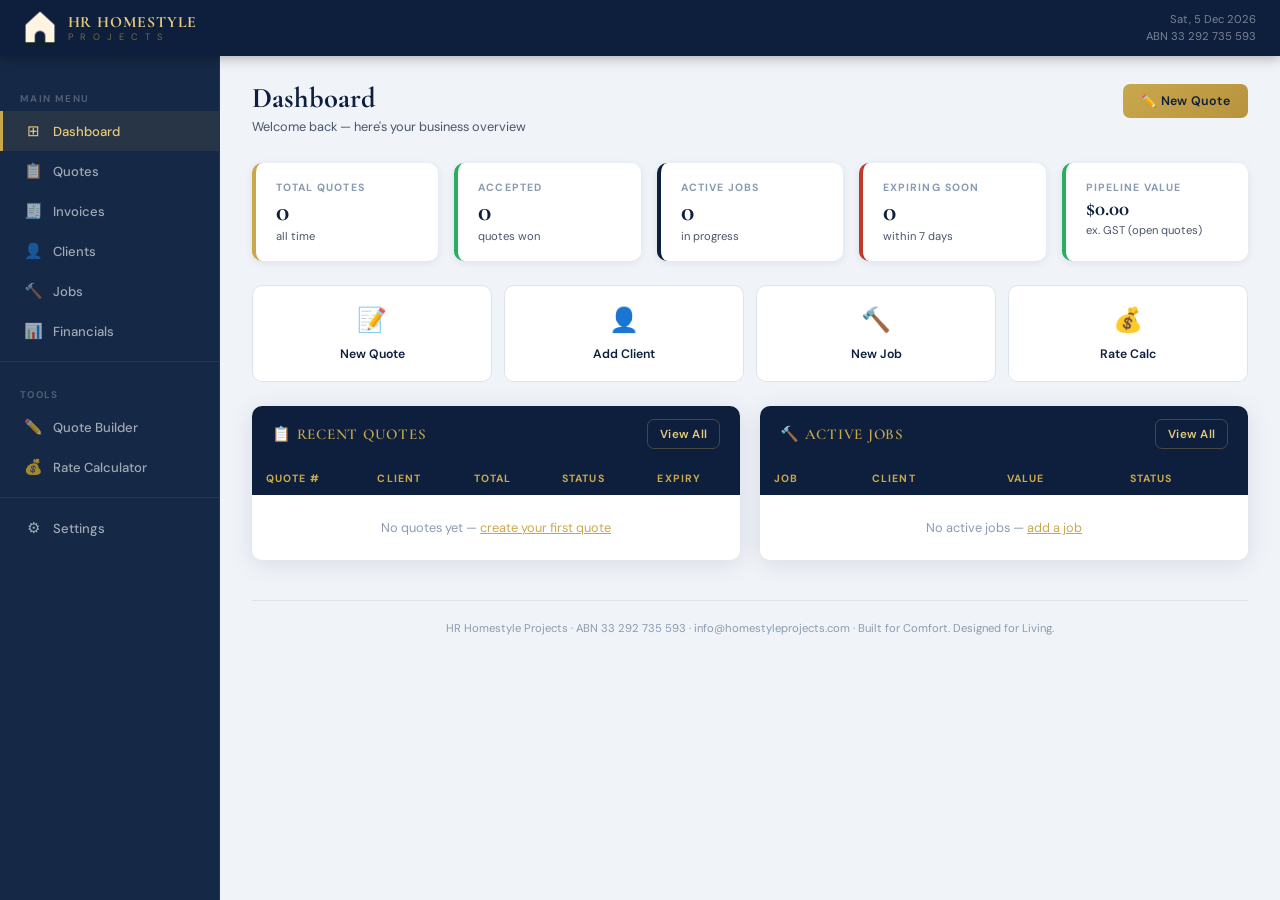
<file: index.html>
<!DOCTYPE html>
<html lang="en">
<head>
<meta charset="UTF-8">
<meta name="viewport" content="width=device-width, initial-scale=1.0">
<title>HR Homestyle Projects — Business App</title>
<link rel="stylesheet" href="assets/app.css">
<style>
  .activity-dot { width: 8px; height: 8px; border-radius: 50%; flex-shrink: 0; }
  .activity-row { display: flex; align-items: flex-start; gap: 12px; padding: 10px 0; border-bottom: 1px solid #f0f3f8; }
  .activity-row:last-child { border-bottom: none; }
  .activity-text { font-size: 0.84rem; color: var(--text); line-height: 1.4; }
  .activity-time { font-size: 0.75rem; color: var(--text-light); margin-top: 2px; }
  .quick-actions { display: grid; grid-template-columns: repeat(auto-fit, minmax(140px, 1fr)); gap: 12px; margin-bottom: 24px; }
  .quick-action {
    background: white; border-radius: var(--radius); padding: 18px 16px;
    text-align: center; cursor: pointer; border: 1.5px solid var(--border);
    transition: all 0.18s; text-decoration: none; display: block;
  }
  .quick-action:hover { border-color: var(--gold); box-shadow: var(--shadow); transform: translateY(-2px); }
  .quick-action .qa-icon { font-size: 1.6rem; display: block; margin-bottom: 8px; }
  .quick-action .qa-label { font-size: 0.82rem; font-weight: 600; color: var(--navy); }
  .expiry-warning { color: var(--danger); font-weight: 600; font-size: 0.78rem; }
  .expiry-ok      { color: var(--text-light); font-size: 0.78rem; }
</style>
</head>
<body>
<div class="app-shell">

  <!-- TOP BAR -->
  <header class="app-topbar">
    <a href="index.html" class="brand">
      <img src="assets/logo.png" alt="HR Homestyle Projects">
      <div class="brand-text">
        <span class="brand-name">HR HOMESTYLE</span>
        <span class="brand-sub">P R O J E C T S</span>
      </div>
    </a>
    <div class="topbar-spacer"></div>
    <div class="topbar-info">
      <div id="topbar-date"></div>
      <div id="topbar-abn"></div>
    </div>
  </header>

  <!-- SIDEBAR -->
  <nav class="app-sidebar">
    <div class="sidebar-section-label">Main Menu</div>
    <a href="index.html" class="nav-item active">
      <span class="nav-icon">⊞</span> Dashboard
    </a>
    <a href="pages/quotes.html" class="nav-item">
      <span class="nav-icon">📋</span> Quotes
    </a>
    <a href="pages/invoices.html" class="nav-item"><span class="nav-icon">🧾</span> Invoices</a>
    <a href="pages/clients.html" class="nav-item">
      <span class="nav-icon">👤</span> Clients
    </a>
    <a href="pages/jobs.html" class="nav-item">
      <span class="nav-icon">🔨</span> Jobs
    </a>
    <a href="pages/financials.html" class="nav-item">
      <span class="nav-icon">📊</span> Financials
    </a>
    <div class="nav-divider"></div>
    <div class="sidebar-section-label">Tools</div>
    <a href="pages/quote-builder.html" class="nav-item">
      <span class="nav-icon">✏️</span> Quote Builder
    </a>
    <a href="pages/rate-calculator.html" class="nav-item">
      <span class="nav-icon">💰</span> Rate Calculator
    </a>
    <div class="nav-divider"></div>
    <a href="pages/settings.html" class="nav-item">
      <span class="nav-icon">⚙</span> Settings
    </a>
  </nav>

  <!-- MAIN CONTENT -->
  <main class="app-main">
    <div class="page-header">
      <div>
        <div class="page-title">Dashboard</div>
        <div class="page-subtitle">Welcome back — here's your business overview</div>
      </div>
      <a href="pages/quote-builder.html" class="btn btn-gold">✏️ New Quote</a>
    </div>

    <!-- STAT CARDS -->
    <div class="stat-grid" id="statGrid">
      <div class="stat-card gold">
        <div class="stat-label">Total Quotes</div>
        <div class="stat-value" id="statTotalQuotes">0</div>
        <div class="stat-sub">all time</div>
      </div>
      <div class="stat-card green">
        <div class="stat-label">Accepted</div>
        <div class="stat-value" id="statAccepted">0</div>
        <div class="stat-sub">quotes won</div>
      </div>
      <div class="stat-card navy">
        <div class="stat-label">Active Jobs</div>
        <div class="stat-value" id="statActiveJobs">0</div>
        <div class="stat-sub">in progress</div>
      </div>
      <div class="stat-card red">
        <div class="stat-label">Expiring Soon</div>
        <div class="stat-value" id="statExpiring">0</div>
        <div class="stat-sub">within 7 days</div>
      </div>
      <div class="stat-card green">
        <div class="stat-label">Pipeline Value</div>
        <div class="stat-value" id="statPipeline" style="font-size:1.4rem">$0</div>
        <div class="stat-sub">ex. GST (open quotes)</div>
      </div>
    </div>

    <!-- QUICK ACTIONS -->
    <div class="quick-actions">
      <a href="pages/quote-builder.html" class="quick-action">
        <span class="qa-icon">📝</span>
        <span class="qa-label">New Quote</span>
      </a>
      <a href="pages/clients.html" class="quick-action">
        <span class="qa-icon">👤</span>
        <span class="qa-label">Add Client</span>
      </a>
      <a href="pages/jobs.html" class="quick-action">
        <span class="qa-icon">🔨</span>
        <span class="qa-label">New Job</span>
      </a>
      <a href="pages/rate-calculator.html" class="quick-action">
        <span class="qa-icon">💰</span>
        <span class="qa-label">Rate Calc</span>
      </a>
    </div>

    <div style="display:grid;grid-template-columns:1fr 1fr;gap:20px;margin-bottom:20px">

      <!-- RECENT QUOTES -->
      <div class="card">
        <div class="card-header">
          <h3>📋 Recent Quotes</h3>
          <div style="flex:1"></div>
          <a href="pages/quotes.html" class="btn btn-outline btn-sm" style="color:var(--gold-light);border-color:rgba(201,168,76,0.3)">View All</a>
        </div>
        <div class="card-body" style="padding:0">
          <table class="data-table" id="recentQuotesTable">
            <thead>
              <tr>
                <th>Quote #</th>
                <th>Client</th>
                <th>Total</th>
                <th>Status</th>
                <th>Expiry</th>
              </tr>
            </thead>
            <tbody id="recentQuotesBody">
              <tr><td colspan="5" style="text-align:center;color:var(--text-light);padding:24px">No quotes yet — <a href="pages/quote-builder.html" style="color:var(--gold)">create your first quote</a></td></tr>
            </tbody>
          </table>
        </div>
      </div>

      <!-- ACTIVE JOBS -->
      <div class="card">
        <div class="card-header">
          <h3>🔨 Active Jobs</h3>
          <div style="flex:1"></div>
          <a href="pages/jobs.html" class="btn btn-outline btn-sm" style="color:var(--gold-light);border-color:rgba(201,168,76,0.3)">View All</a>
        </div>
        <div class="card-body" style="padding:0">
          <table class="data-table">
            <thead>
              <tr><th>Job</th><th>Client</th><th>Value</th><th>Status</th></tr>
            </thead>
            <tbody id="activeJobsBody">
              <tr><td colspan="4" style="text-align:center;color:var(--text-light);padding:24px">No active jobs — <a href="pages/jobs.html" style="color:var(--gold)">add a job</a></td></tr>
            </tbody>
          </table>
        </div>
      </div>

    </div>

    <!-- FOOTER -->
    <div style="text-align:center;padding:20px 0;color:var(--text-light);font-size:0.75rem;border-top:1px solid var(--border);margin-top:8px">
      HR Homestyle Projects  ·  ABN 33 292 735 593  ·  info@homestyleprojects.com  ·  Built for Comfort. Designed for Living.
    </div>
  </main>
</div>

<script src="assets/app.js"></script>
<script>
// ── DASHBOARD LOGIC ───────────────────────────────────────────────
function loadDashboard() {
  const quotes = QuoteStore.getAll();
  const jobs   = JobStore.getAll();
  const today  = new Date();
  const in7    = new Date(); in7.setDate(in7.getDate() + 7);

  // Stats
  const accepted  = quotes.filter(q => q.status === 'accepted');
  const openQ     = quotes.filter(q => ['draft','sent'].includes(q.status));
  const expiring  = openQ.filter(q => q.expiry && new Date(q.expiry) <= in7 && new Date(q.expiry) >= today);
  const pipeline  = openQ.reduce((s, q) => s + (q.totals?.subtotal || 0), 0);
  const activeJobs= jobs.filter(j => j.status === 'active');

  document.getElementById('statTotalQuotes').textContent = quotes.length;
  document.getElementById('statAccepted').textContent    = accepted.length;
  document.getElementById('statActiveJobs').textContent  = activeJobs.length;
  document.getElementById('statExpiring').textContent    = expiring.length;
  document.getElementById('statPipeline').textContent    = Utils.fmtCurrency(pipeline);

  // Recent quotes table
  const tbody = document.getElementById('recentQuotesBody');
  if (quotes.length === 0) {
    tbody.innerHTML = '<tr><td colspan="5" style="text-align:center;color:var(--text-light);padding:24px">No quotes yet — <a href="pages/quote-builder.html" style="color:var(--gold)">create your first quote</a></td></tr>';
  } else {
    tbody.innerHTML = quotes.slice(0, 6).map(q => {
      const expired = q.expiry && new Date(q.expiry) < today && q.status !== 'accepted';
      const expiryClass = expired ? 'expiry-warning' : 'expiry-ok';
      const badges = { draft:'badge-draft', sent:'badge-sent', accepted:'badge-accepted', expired:'badge-expired' };
      return `<tr>
        <td><a href="pages/quote-builder.html?id=${q.id}" style="color:var(--gold);font-weight:600">#${q.number}</a></td>
        <td>${Utils.escHtml(q.clientName || '—')}</td>
        <td style="font-variant-numeric:tabular-nums">${Utils.fmtCurrency(q.totals?.total || 0)}</td>
        <td><span class="badge ${badges[q.status] || 'badge-draft'}">${q.status || 'draft'}</span></td>
        <td class="${expiryClass}">${Utils.fmtDate(q.expiry)}</td>
      </tr>`;
    }).join('');
  }

  // Active jobs
  const jbody = document.getElementById('activeJobsBody');
  if (activeJobs.length === 0) {
    jbody.innerHTML = '<tr><td colspan="4" style="text-align:center;color:var(--text-light);padding:24px">No active jobs — <a href="pages/jobs.html" style="color:var(--gold)">add a job</a></td></tr>';
  } else {
    jbody.innerHTML = activeJobs.slice(0, 6).map(j => `
      <tr>
        <td style="font-weight:500">${Utils.escHtml(j.description || '—')}</td>
        <td>${Utils.escHtml(j.clientName || '—')}</td>
        <td>${Utils.fmtCurrency(j.value || 0)}</td>
        <td><span class="badge badge-active">Active</span></td>
      </tr>`).join('');
  }
}

loadDashboard();
window._pageRefresh = loadDashboard;
</script>
</body>
</html>
</file>
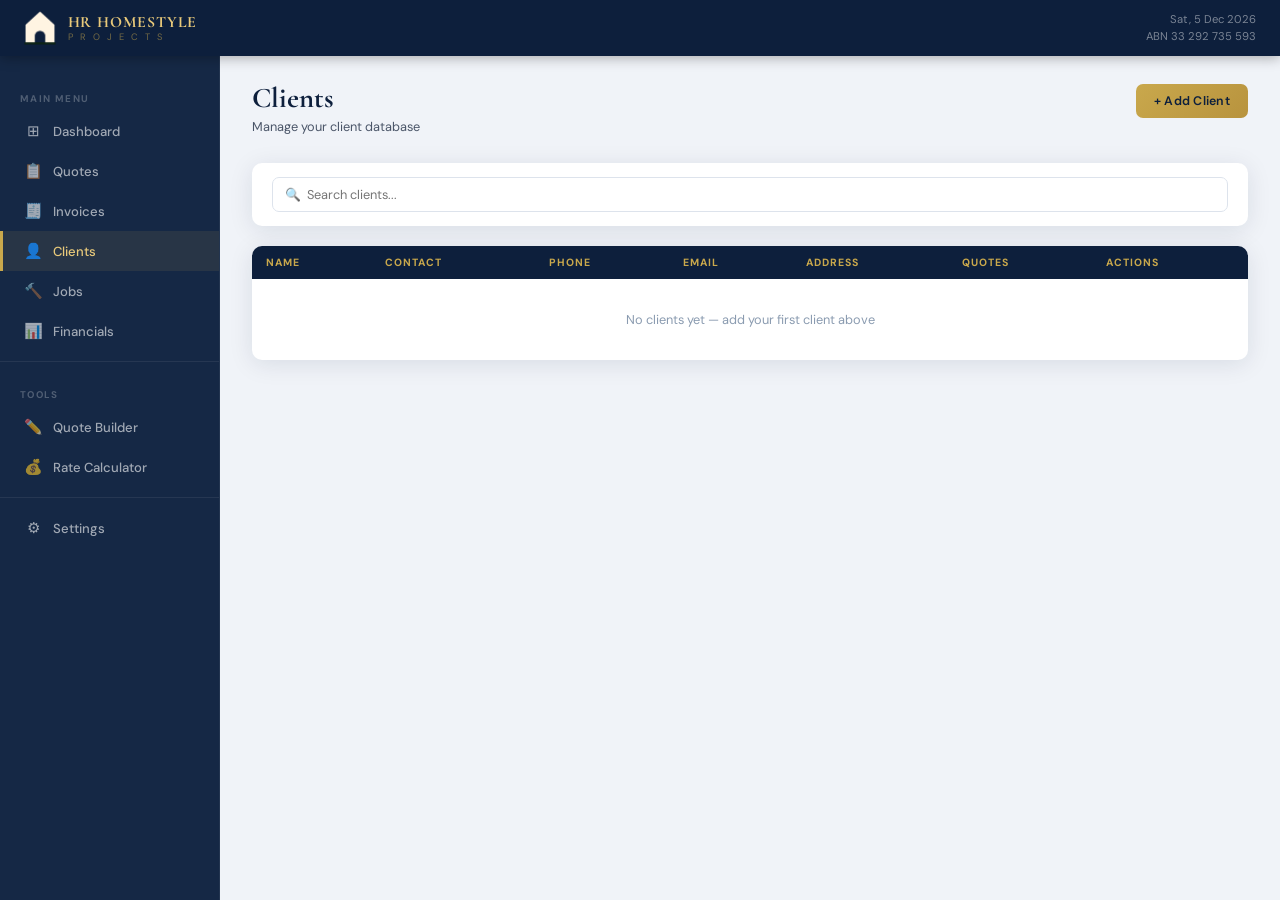
<file: pages/clients.html>
<!DOCTYPE html>
<html lang="en">
<head>
<meta charset="UTF-8">
<meta name="viewport" content="width=device-width, initial-scale=1.0">
<title>Clients — HR Homestyle Projects</title>
<link rel="stylesheet" href="../assets/app.css">
</head>
<body>
<div class="app-shell">
  <header class="app-topbar">
    <a href="../index.html" class="brand">
      <img src="../assets/logo.png" alt="HR Homestyle Projects">
      <div class="brand-text"><span class="brand-name">HR HOMESTYLE</span><span class="brand-sub">P R O J E C T S</span></div>
    </a>
    <div class="topbar-spacer"></div>
    <div class="topbar-info">
      <div id="topbar-date"></div>
      <div id="topbar-abn"></div>
    </div>
  </header>
  <nav class="app-sidebar">
    <div class="sidebar-section-label">Main Menu</div>
    <a href="../index.html" class="nav-item"><span class="nav-icon">⊞</span> Dashboard</a>
    <a href="quotes.html" class="nav-item"><span class="nav-icon">📋</span> Quotes</a>
    <a href="invoices.html" class="nav-item"><span class="nav-icon">🧾</span> Invoices</a>
    <a href="clients.html" class="nav-item active"><span class="nav-icon">👤</span> Clients</a>
    <a href="jobs.html" class="nav-item"><span class="nav-icon">🔨</span> Jobs</a>
    <a href="financials.html" class="nav-item"><span class="nav-icon">📊</span> Financials</a>
    <div class="nav-divider"></div>
    <div class="sidebar-section-label">Tools</div>
    <a href="quote-builder.html" class="nav-item"><span class="nav-icon">✏️</span> Quote Builder</a>
    <a href="rate-calculator.html" class="nav-item"><span class="nav-icon">💰</span> Rate Calculator</a>
    <div class="nav-divider"></div>
    <a href="settings.html" class="nav-item"><span class="nav-icon">⚙</span> Settings</a>
  </nav>
  <main class="app-main">
    <div class="page-header">
      <div>
        <div class="page-title">Clients</div>
        <div class="page-subtitle">Manage your client database</div>
      </div>
      <button onclick="Modal.open('addClientModal')" class="btn btn-gold">+ Add Client</button>
    </div>

    <div class="card" style="margin-bottom:20px">
      <div class="card-body" style="padding:14px 20px">
        <input id="clientSearch" type="text" placeholder="🔍  Search clients..." style="width:100%;padding:8px 12px;border:1.5px solid var(--border);border-radius:7px;font-family:var(--font-body);font-size:0.85rem">
      </div>
    </div>

    <div class="card">
      <div class="card-body" style="padding:0">
        <table class="data-table">
          <thead>
            <tr><th>Name</th><th>Contact</th><th>Phone</th><th>Email</th><th>Address</th><th>Quotes</th><th>Actions</th></tr>
          </thead>
          <tbody id="clientsBody"></tbody>
        </table>
      </div>
    </div>
  </main>
</div>

<!-- ADD CLIENT MODAL -->
<div class="modal-overlay" id="addClientModal">
  <div class="modal">
    <div class="modal-header">
      <h3>Add New Client</h3>
      <button class="modal-close" onclick="Modal.close('addClientModal')">✕</button>
    </div>
    <div class="modal-body">
      <div class="form-row">
        <div class="form-group"><label>Company / Client Name *</label><input id="c_name" placeholder="e.g. Ray White Glen Waverley"></div>
        <div class="form-group"><label>Contact Person</label><input id="c_contact" placeholder="e.g. John Smith"></div>
      </div>
      <div class="form-row">
        <div class="form-group"><label>Phone</label><input id="c_phone" placeholder="+61 4xx xxx xxx"></div>
        <div class="form-group"><label>Email</label><input id="c_email" placeholder="email@example.com" type="email"></div>
      </div>
      <div class="form-group"><label>Address</label><input id="c_address" placeholder="123 Example Street, Suburb VIC 3000"></div>
      <div class="form-group"><label>Notes</label><textarea id="c_notes" rows="2" placeholder="Any notes about this client..."></textarea></div>
    </div>
    <div class="modal-footer">
      <button onclick="Modal.close('addClientModal')" class="btn btn-outline">Cancel</button>
      <button onclick="saveClient()" class="btn btn-gold">Save Client</button>
    </div>
  </div>
</div>

<script src="../assets/app.js"></script>
<script>
function renderClients() {
  const search = document.getElementById('clientSearch').value.toLowerCase();
  let clients = ClientStore.getAll();
  if (search) clients = clients.filter(c =>
    (c.name||'').toLowerCase().includes(search) ||
    (c.contact||'').toLowerCase().includes(search) ||
    (c.email||'').toLowerCase().includes(search)
  );
  const quotes = QuoteStore.getAll();
  const tbody = document.getElementById('clientsBody');
  if (!clients.length) {
    tbody.innerHTML = '<tr><td colspan="7" style="text-align:center;color:var(--text-light);padding:32px">No clients yet — add your first client above</td></tr>';
    return;
  }
  tbody.innerHTML = clients.map(c => {
    const cQuotes = quotes.filter(q => q.clientId === c.id).length;
    return `<tr>
      <td style="font-weight:600">${Utils.escHtml(c.name||'—')}</td>
      <td>${Utils.escHtml(c.contact||'—')}</td>
      <td>${Utils.escHtml(c.phone||'—')}</td>
      <td><a href="mailto:${Utils.escHtml(c.email||'')}" style="color:var(--gold)">${Utils.escHtml(c.email||'—')}</a></td>
      <td style="color:var(--text-mid);font-size:0.82rem">${Utils.escHtml(c.address||'—')}</td>
      <td style="text-align:center">${cQuotes}</td>
      <td>
        <button onclick="deleteClient('${c.id}')" class="btn btn-danger btn-sm">✕</button>
      </td>
    </tr>`;
  }).join('');
}

function saveClient() {
  const name = document.getElementById('c_name').value.trim();
  if (!name) { Toast.error('Client name is required'); return; }
  const client = {
    id: Utils.id(), name,
    contact: document.getElementById('c_contact').value.trim(),
    phone:   document.getElementById('c_phone').value.trim(),
    email:   document.getElementById('c_email').value.trim(),
    address: document.getElementById('c_address').value.trim(),
    notes:   document.getElementById('c_notes').value.trim(),
    created: Utils.isoToday()
  };
  ClientStore.add(client);
  Modal.close('addClientModal');
  ['c_name','c_contact','c_phone','c_email','c_address','c_notes'].forEach(id => document.getElementById(id).value = '');
  renderClients();
  Toast.success('Client added');
}

function deleteClient(id) {
  if (!confirm('Delete this client?')) return;
  ClientStore.delete(id);
  renderClients();
  Toast.success('Client deleted');
}

document.getElementById('clientSearch').addEventListener('input', renderClients);
renderClients();
window._pageRefresh = renderClients;
</script>
</body>
</html>
</file>
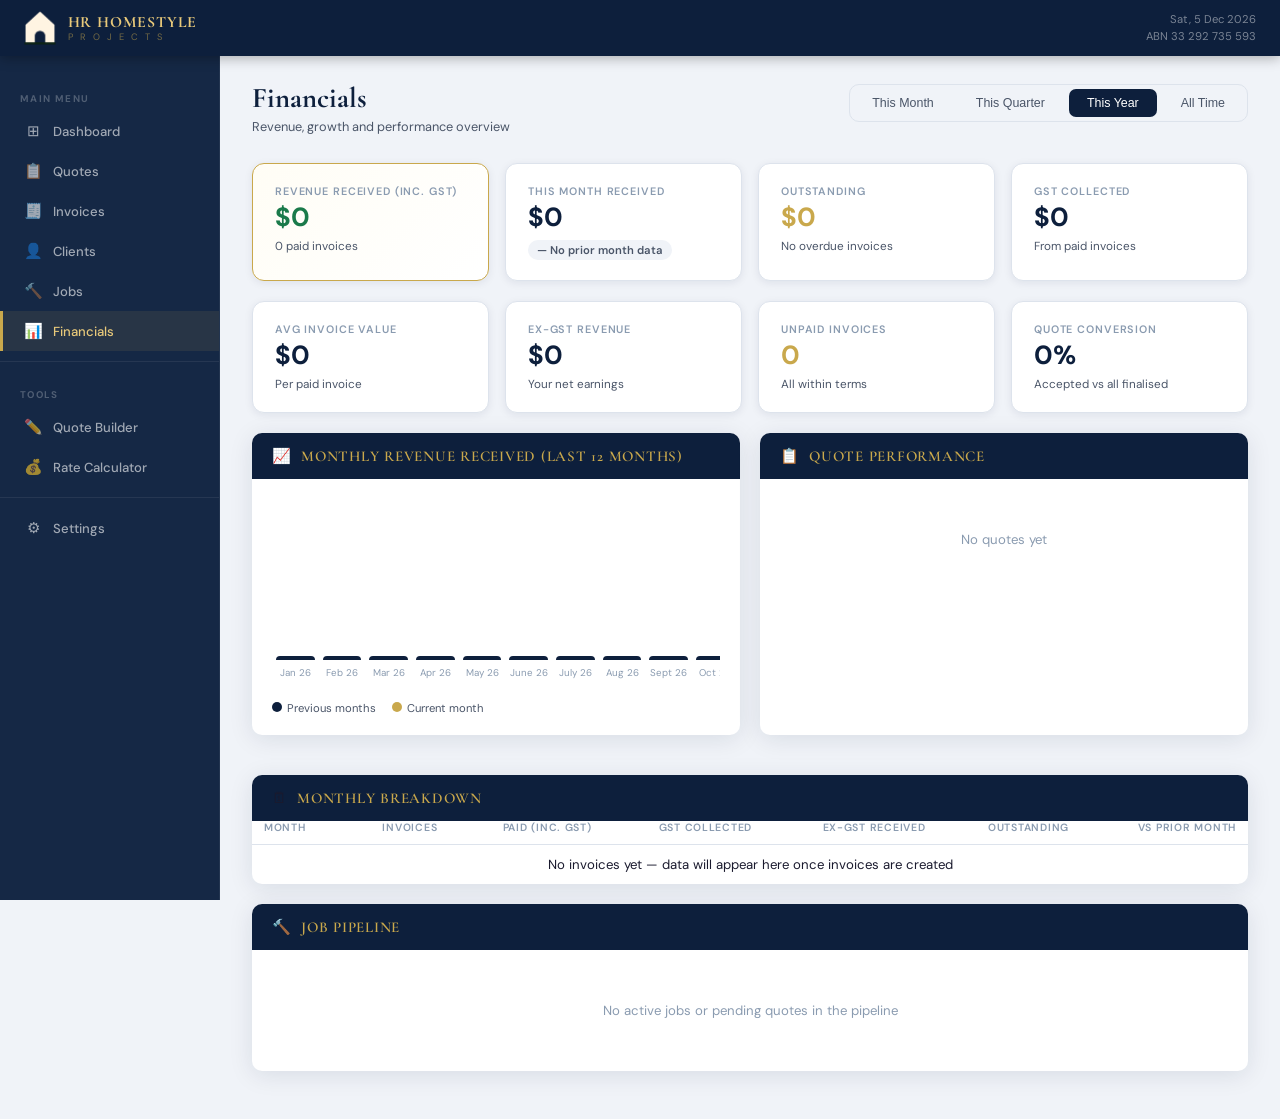
<file: pages/financials.html>
<!DOCTYPE html>
<html lang="en">
<head>
<meta charset="UTF-8">
<meta name="viewport" content="width=device-width, initial-scale=1.0">
<title>Financials — HR Homestyle Projects</title>
<link rel="stylesheet" href="../assets/app.css">
<style>
  /* ── PERIOD SELECTOR ── */
  .period-tabs {
    display: flex;
    gap: 6px;
    background: var(--surface);
    border-radius: 10px;
    padding: 4px;
    border: 1px solid var(--border);
  }
  .period-tab {
    padding: 7px 18px;
    border-radius: 7px;
    border: none;
    background: transparent;
    color: var(--text-mid);
    font-size: 0.83rem;
    font-weight: 500;
    cursor: pointer;
    transition: background 0.15s, color 0.15s;
  }
  .period-tab.active {
    background: var(--navy);
    color: white;
  }

  /* ── STAT CARDS ── */
  .stat-grid {
    display: grid;
    grid-template-columns: repeat(4, 1fr);
    gap: 16px;
    margin-bottom: 20px;
  }
  .stat-grid.two-col { grid-template-columns: repeat(2, 1fr); }
  @media (max-width: 1100px) { .stat-grid { grid-template-columns: repeat(2, 1fr); } }

  .fin-stat {
    background: white;
    border-radius: 12px;
    border: 1px solid var(--border);
    padding: 20px 22px;
    display: flex;
    flex-direction: column;
    gap: 6px;
    box-shadow: var(--shadow-sm);
  }
  .fin-stat.highlight { border-color: var(--gold); background: linear-gradient(135deg,#fffdf5,#fff); }
  .fin-stat-label {
    font-size: 0.72rem;
    font-weight: 600;
    letter-spacing: 0.08em;
    text-transform: uppercase;
    color: var(--text-light);
  }
  .fin-stat-value {
    font-size: 1.75rem;
    font-weight: 700;
    color: var(--navy);
    line-height: 1;
  }
  .fin-stat-value.green { color: #1a7a4a; }
  .fin-stat-value.gold { color: var(--gold); }
  .fin-stat-sub {
    font-size: 0.78rem;
    color: var(--text-mid);
    margin-top: 2px;
  }
  .trend-pill {
    display: inline-flex;
    align-items: center;
    gap: 4px;
    font-size: 0.75rem;
    font-weight: 600;
    padding: 3px 9px;
    border-radius: 20px;
    width: fit-content;
    margin-top: 4px;
  }
  .trend-up { background: #e8f5ee; color: #1a7a4a; }
  .trend-down { background: #fdecea; color: #c0392b; }
  .trend-flat { background: #f0f3f8; color: var(--text-mid); }

  /* ── CHART ── */
  .chart-wrap {
    overflow-x: auto;
    padding-bottom: 8px;
  }
  .bar-chart {
    display: flex;
    align-items: flex-end;
    gap: 8px;
    height: 180px;
    min-width: 560px;
    padding: 0 4px;
  }
  .bar-col {
    flex: 1;
    display: flex;
    flex-direction: column;
    align-items: center;
    gap: 6px;
    height: 100%;
    justify-content: flex-end;
  }
  .bar-fill {
    width: 100%;
    max-width: 44px;
    border-radius: 5px 5px 0 0;
    background: var(--navy);
    min-height: 4px;
    position: relative;
    transition: opacity 0.15s;
    cursor: default;
  }
  .bar-fill.current-month { background: var(--gold); }
  .bar-fill:hover { opacity: 0.8; }
  .bar-label {
    font-size: 0.65rem;
    color: var(--text-light);
    text-align: center;
    white-space: nowrap;
  }
  .bar-value {
    font-size: 0.65rem;
    color: var(--text-mid);
    font-weight: 600;
    text-align: center;
  }
  .chart-legend {
    display: flex;
    gap: 16px;
    margin-top: 14px;
    font-size: 0.75rem;
    color: var(--text-mid);
  }
  .legend-dot {
    width: 10px; height: 10px;
    border-radius: 50%;
    display: inline-block;
    margin-right: 5px;
  }

  /* ── TWO-COL LAYOUT ── */
  .two-col-grid {
    display: grid;
    grid-template-columns: 1fr 1fr;
    gap: 20px;
    margin-bottom: 20px;
  }
  @media (max-width: 1100px) { .two-col-grid { grid-template-columns: 1fr; } }

  /* ── BREAKDOWN TABLE ── */
  .breakdown-row {
    display: flex;
    align-items: center;
    gap: 12px;
    padding: 10px 0;
    border-bottom: 1px solid var(--border);
  }
  .breakdown-row:last-child { border-bottom: none; }
  .breakdown-label { flex: 1; font-size: 0.88rem; color: var(--text-dark); font-weight: 500; }
  .breakdown-bar-wrap { flex: 2; height: 8px; background: #eef1f7; border-radius: 4px; overflow: hidden; }
  .breakdown-bar-fill { height: 100%; border-radius: 4px; transition: width 0.4s ease; }
  .breakdown-count { font-size: 0.8rem; color: var(--text-mid); min-width: 32px; text-align: right; }
  .breakdown-amount { font-size: 0.88rem; font-weight: 600; color: var(--navy); min-width: 90px; text-align: right; }

  /* ── MONTHLY TABLE ── */
  .monthly-table { width: 100%; border-collapse: collapse; font-size: 0.85rem; }
  .monthly-table th {
    text-align: left;
    font-size: 0.7rem;
    font-weight: 600;
    letter-spacing: 0.07em;
    text-transform: uppercase;
    color: var(--text-light);
    padding: 0 12px 10px;
    border-bottom: 1px solid var(--border);
  }
  .monthly-table th:not(:first-child) { text-align: right; }
  .monthly-table td {
    padding: 11px 12px;
    border-bottom: 1px solid var(--border);
    color: var(--text-dark);
  }
  .monthly-table td:not(:first-child) { text-align: right; }
  .monthly-table tr:last-child td { border-bottom: none; }
  .monthly-table tr.current-row td { background: #fffdf5; font-weight: 600; }
  .monthly-table .positive { color: #1a7a4a; }
  .monthly-table .negative { color: #c0392b; }
  .empty-state { text-align: center; padding: 32px; color: var(--text-light); font-size: 0.88rem; }
</style>
</head>
<body>
<div class="app-shell">

  <header class="app-topbar">
    <a href="../index.html" class="brand">
      <img src="../assets/logo.png" alt="HR Homestyle Projects">
      <div class="brand-text">
        <span class="brand-name">HR HOMESTYLE</span>
        <span class="brand-sub">P R O J E C T S</span>
      </div>
    </a>
    <div class="topbar-spacer"></div>
    <div class="topbar-info">
      <div id="topbar-date"></div>
      <div id="topbar-abn"></div>
    </div>
  </header>

  <nav class="app-sidebar">
    <div class="sidebar-section-label">Main Menu</div>
    <a href="../index.html" class="nav-item"><span class="nav-icon">⊞</span> Dashboard</a>
    <a href="quotes.html" class="nav-item"><span class="nav-icon">📋</span> Quotes</a>
    <a href="invoices.html" class="nav-item"><span class="nav-icon">🧾</span> Invoices</a>
    <a href="clients.html" class="nav-item"><span class="nav-icon">👤</span> Clients</a>
    <a href="jobs.html" class="nav-item"><span class="nav-icon">🔨</span> Jobs</a>
    <a href="financials.html" class="nav-item active"><span class="nav-icon">📊</span> Financials</a>
    <div class="nav-divider"></div>
    <div class="sidebar-section-label">Tools</div>
    <a href="quote-builder.html" class="nav-item"><span class="nav-icon">✏️</span> Quote Builder</a>
    <a href="rate-calculator.html" class="nav-item"><span class="nav-icon">💰</span> Rate Calculator</a>
    <div class="nav-divider"></div>
    <a href="settings.html" class="nav-item"><span class="nav-icon">⚙</span> Settings</a>
  </nav>

  <main class="app-main">

    <div class="page-header">
      <div>
        <div class="page-title">Financials</div>
        <div class="page-subtitle">Revenue, growth and performance overview</div>
      </div>
      <div class="period-tabs">
        <button class="period-tab" onclick="setPeriod('month')">This Month</button>
        <button class="period-tab" onclick="setPeriod('quarter')">This Quarter</button>
        <button class="period-tab active" onclick="setPeriod('year')">This Year</button>
        <button class="period-tab" onclick="setPeriod('all')">All Time</button>
      </div>
    </div>

    <!-- PRIMARY STATS -->
    <div class="stat-grid" id="primaryStats"></div>

    <!-- SECONDARY STATS -->
    <div class="stat-grid" id="secondaryStats"></div>

    <!-- CHART + QUOTE BREAKDOWN -->
    <div class="two-col-grid">
      <div class="card">
        <div class="card-header">
          <span class="card-header-icon">📈</span>
          <h3>Monthly Revenue Received (Last 12 Months)</h3>
        </div>
        <div class="card-body">
          <div class="chart-wrap">
            <div class="bar-chart" id="revenueChart"></div>
          </div>
          <div class="chart-legend">
            <span><span class="legend-dot" style="background:var(--navy)"></span>Previous months</span>
            <span><span class="legend-dot" style="background:var(--gold)"></span>Current month</span>
          </div>
        </div>
      </div>

      <div class="card">
        <div class="card-header">
          <span class="card-header-icon">📋</span>
          <h3>Quote Performance</h3>
        </div>
        <div class="card-body" id="quoteBreakdown"></div>
      </div>
    </div>

    <!-- MONTHLY BREAKDOWN TABLE -->
    <div class="card" style="margin-bottom:20px">
      <div class="card-header">
        <span class="card-header-icon">🗓</span>
        <h3>Monthly Breakdown</h3>
      </div>
      <div class="card-body" style="padding:0">
        <table class="monthly-table">
          <thead>
            <tr>
              <th>Month</th>
              <th>Invoices</th>
              <th>Paid (inc. GST)</th>
              <th>GST Collected</th>
              <th>Ex-GST Received</th>
              <th>Outstanding</th>
              <th>vs Prior Month</th>
            </tr>
          </thead>
          <tbody id="monthlyTableBody"></tbody>
        </table>
      </div>
    </div>

    <!-- JOB PIPELINE -->
    <div class="card" style="margin-bottom:20px">
      <div class="card-header">
        <span class="card-header-icon">🔨</span>
        <h3>Job Pipeline</h3>
      </div>
      <div class="card-body" id="jobPipeline"></div>
    </div>

  </main>
</div>

<script src="../assets/app.js"></script>
<script>

// ── PERIOD STATE ──────────────────────────────────────────────────
let activePeriod = 'year';

function setPeriod(p) {
  activePeriod = p;
  document.querySelectorAll('.period-tab').forEach(t => t.classList.remove('active'));
  event.target.classList.add('active');
  render();
}

// ── DATE HELPERS ──────────────────────────────────────────────────
function periodFilter(dateStr) {
  if (!dateStr) return false;
  const d = new Date(dateStr);
  const now = new Date();
  if (activePeriod === 'all') return true;
  if (activePeriod === 'year')    return d.getFullYear() === now.getFullYear();
  if (activePeriod === 'quarter') {
    const q = Math.floor(now.getMonth() / 3);
    return d.getFullYear() === now.getFullYear() && Math.floor(d.getMonth() / 3) === q;
  }
  if (activePeriod === 'month')
    return d.getFullYear() === now.getFullYear() && d.getMonth() === now.getMonth();
  return true;
}

function monthKey(dateStr) {
  const d = new Date(dateStr);
  return `${d.getFullYear()}-${String(d.getMonth()+1).padStart(2,'0')}`;
}

function fmtMonth(key) {
  const [y, m] = key.split('-');
  return new Date(y, m-1, 1).toLocaleDateString('en-AU', { month: 'short', year: '2-digit' });
}

function cur(n) {
  return '$' + (n||0).toLocaleString('en-AU', { minimumFractionDigits: 0, maximumFractionDigits: 0 });
}
function curDec(n) {
  return '$' + (n||0).toLocaleString('en-AU', { minimumFractionDigits: 2, maximumFractionDigits: 2 });
}

// ── MAIN RENDER ───────────────────────────────────────────────────
function render() {
  const quotes  = QuoteStore.getAll();
  const jobs    = JobStore.getAll();
  const invs    = InvoiceStore.getAll();
  const now     = new Date();
  const thisMonthKey  = monthKey(now.toISOString());
  const lastMonthDate = new Date(now.getFullYear(), now.getMonth() - 1, 1);
  const lastMonthKey  = monthKey(lastMonthDate.toISOString());

  // Auto-flag overdue invoices
  const today = now.toISOString().split('T')[0];
  invs.forEach(inv => {
    if (inv.status === 'unpaid' && inv.dueDate && inv.dueDate < today) {
      InvoiceStore.update(inv.id, { status: 'overdue' });
      inv.status = 'overdue';
    }
  });

  // Invoice buckets
  const paidInvs    = invs.filter(i => i.status === 'paid');
  const unpaidInvs  = invs.filter(i => i.status === 'unpaid');
  const overdueInvs = invs.filter(i => i.status === 'overdue');

  // Revenue = paid invoices filtered by period (use invoice date)
  const paidPeriod  = paidInvs.filter(i => periodFilter(i.date));
  const revenue     = paidPeriod.reduce((s, i) => s + (i.totals?.total || 0), 0);
  const gstTotal    = paidPeriod.reduce((s, i) => s + (i.totals?.gst || 0), 0);
  const exGst       = revenue - gstTotal;

  // Outstanding (all unpaid + overdue regardless of period)
  const outstandingVal  = [...unpaidInvs, ...overdueInvs].reduce((s, i) => s + (i.totals?.total || 0), 0);
  const overdueVal      = overdueInvs.reduce((s, i) => s + (i.totals?.total || 0), 0);

  // This month / last month revenue (paid invoices, always all-time for comparison)
  const thisMonthRev = paidInvs
    .filter(i => monthKey(i.date) === thisMonthKey)
    .reduce((s, i) => s + (i.totals?.total || 0), 0);
  const lastMonthRev = paidInvs
    .filter(i => monthKey(i.date) === lastMonthKey)
    .reduce((s, i) => s + (i.totals?.total || 0), 0);
  const growthPct = lastMonthRev > 0
    ? Math.round(((thisMonthRev - lastMonthRev) / lastMonthRev) * 100)
    : null;

  // Pipeline: sent quotes + active jobs
  const sentQuotes   = quotes.filter(q => q.status === 'sent');
  const sentValue    = sentQuotes.reduce((s, q) => s + (q.totals?.total || 0), 0);
  const activeJobs   = jobs.filter(j => j.status === 'active');
  const activeJobVal = activeJobs.reduce((s, j) => s + (parseFloat(j.value)||0), 0);
  const pipelineVal  = sentValue + activeJobVal;

  // Quote conversion rate (all time)
  const totalQuoteable = quotes.filter(q => ['accepted','expired','sent'].includes(q.status)).length;
  const convRate = totalQuoteable > 0
    ? Math.round((quotes.filter(q => q.status === 'accepted').length / totalQuoteable) * 100)
    : 0;

  // Avg paid invoice value (period)
  const avgInv = paidPeriod.length > 0 ? revenue / paidPeriod.length : 0;

  // Completed jobs value
  const completedJobVal = jobs.filter(j => j.status === 'complete')
    .reduce((s, j) => s + (parseFloat(j.value)||0), 0);

  renderPrimaryStats({ revenue, gstTotal, outstandingVal, overdueVal, growthPct, thisMonthRev, lastMonthRev, paidCount: paidPeriod.length });
  renderSecondaryStats({ avgInv, exGst, gstTotal, pipelineVal, outstandingVal, overdueVal, unpaidCount: unpaidInvs.length, overdueCount: overdueInvs.length, activeJobVal, completedJobVal, convRate });
  renderChart(paidInvs);
  renderQuoteBreakdown(quotes);
  renderMonthlyTable(invs);
  renderJobPipeline(jobs, quotes);
}

// ── PRIMARY STATS ─────────────────────────────────────────────────
function renderPrimaryStats({ revenue, gstTotal, outstandingVal, overdueVal, growthPct, thisMonthRev, lastMonthRev, paidCount }) {
  const trendHtml = growthPct === null
    ? `<span class="trend-pill trend-flat">— No prior month data</span>`
    : growthPct >= 0
      ? `<span class="trend-pill trend-up">▲ ${growthPct}% vs last month</span>`
      : `<span class="trend-pill trend-down">▼ ${Math.abs(growthPct)}% vs last month</span>`;

  document.getElementById('primaryStats').innerHTML = `
    <div class="fin-stat highlight">
      <div class="fin-stat-label">Revenue Received (inc. GST)</div>
      <div class="fin-stat-value green">${cur(revenue)}</div>
      <div class="fin-stat-sub">${paidCount} paid invoice${paidCount !== 1 ? 's' : ''}</div>
    </div>
    <div class="fin-stat">
      <div class="fin-stat-label">This Month Received</div>
      <div class="fin-stat-value">${cur(thisMonthRev)}</div>
      ${trendHtml}
    </div>
    <div class="fin-stat">
      <div class="fin-stat-label">Outstanding</div>
      <div class="fin-stat-value gold">${cur(outstandingVal)}</div>
      <div class="fin-stat-sub">${overdueVal > 0 ? `<span style="color:#e74c3c">${cur(overdueVal)} overdue</span>` : 'No overdue invoices'}</div>
    </div>
    <div class="fin-stat">
      <div class="fin-stat-label">GST Collected</div>
      <div class="fin-stat-value">${cur(gstTotal)}</div>
      <div class="fin-stat-sub">From paid invoices</div>
    </div>
  `;
}

// ── SECONDARY STATS ───────────────────────────────────────────────
function renderSecondaryStats({ avgInv, exGst, gstTotal, pipelineVal, outstandingVal, overdueVal, unpaidCount, overdueCount, activeJobVal, completedJobVal, convRate }) {
  document.getElementById('secondaryStats').innerHTML = `
    <div class="fin-stat">
      <div class="fin-stat-label">Avg Invoice Value</div>
      <div class="fin-stat-value">${cur(avgInv)}</div>
      <div class="fin-stat-sub">Per paid invoice</div>
    </div>
    <div class="fin-stat">
      <div class="fin-stat-label">Ex-GST Revenue</div>
      <div class="fin-stat-value">${cur(exGst)}</div>
      <div class="fin-stat-sub">Your net earnings</div>
    </div>
    <div class="fin-stat">
      <div class="fin-stat-label">Unpaid Invoices</div>
      <div class="fin-stat-value ${overdueCount > 0 ? '' : 'gold'}">${unpaidCount + overdueCount}</div>
      <div class="fin-stat-sub">${overdueCount > 0 ? `<span style="color:#e74c3c">${overdueCount} overdue</span>` : 'All within terms'}</div>
    </div>
    <div class="fin-stat">
      <div class="fin-stat-label">Quote Conversion</div>
      <div class="fin-stat-value ${convRate >= 50 ? 'green' : ''}">${convRate}%</div>
      <div class="fin-stat-sub">Accepted vs all finalised</div>
    </div>
  `;
}

// ── REVENUE CHART (last 12 months, paid invoices) ─────────────────
function renderChart(paidInvs) {
  const now = new Date();
  const months = [];
  for (let i = 11; i >= 0; i--) {
    const d = new Date(now.getFullYear(), now.getMonth() - i, 1);
    months.push(monthKey(d.toISOString()));
  }

  const byMonth = {};
  paidInvs.forEach(inv => {
    if (!inv.date) return;
    const k = monthKey(inv.date);
    byMonth[k] = (byMonth[k] || 0) + (inv.totals?.total || 0);
  });

  const vals = months.map(k => byMonth[k] || 0);
  const maxVal = Math.max(...vals, 1);
  const currentKey = monthKey(now.toISOString());

  const bars = months.map((k, i) => {
    const v = vals[i];
    const pct = Math.max((v / maxVal) * 100, v > 0 ? 3 : 0);
    const isCurrent = k === currentKey;
    return `
      <div class="bar-col">
        <div class="bar-value">${v > 0 ? cur(v) : ''}</div>
        <div class="bar-fill ${isCurrent ? 'current-month' : ''}" style="height:${pct}%" title="${fmtMonth(k)}: ${curDec(v)}"></div>
        <div class="bar-label">${fmtMonth(k)}</div>
      </div>`;
  }).join('');

  document.getElementById('revenueChart').innerHTML = bars || '<p class="empty-state">No paid invoices yet</p>';
}

// ── QUOTE BREAKDOWN ───────────────────────────────────────────────
function renderQuoteBreakdown(quotes) {
  const statuses = [
    { key: 'accepted', label: 'Accepted', color: '#1a7a4a' },
    { key: 'sent',     label: 'Sent / Pending', color: '#c9a84c' },
    { key: 'draft',    label: 'Draft', color: '#8899aa' },
    { key: 'expired',  label: 'Expired / Lost', color: '#c0392b' },
  ];

  const totals = {};
  const counts = {};
  const values = {};
  statuses.forEach(s => { totals[s.key] = 0; counts[s.key] = 0; values[s.key] = 0; });
  quotes.forEach(q => {
    if (totals[q.status] !== undefined) {
      totals[q.status] += (q.totals?.total || 0);
      counts[q.status]++;
      values[q.status] += (q.totals?.total || 0);
    }
  });

  const maxVal = Math.max(...statuses.map(s => values[s.key]), 1);
  const totalCount = quotes.length;

  const rows = statuses.map(s => {
    const pct = Math.round((values[s.key] / maxVal) * 100);
    return `
      <div class="breakdown-row">
        <div class="breakdown-label">${s.label}</div>
        <div class="breakdown-bar-wrap">
          <div class="breakdown-bar-fill" style="width:${pct}%;background:${s.color}"></div>
        </div>
        <div class="breakdown-count">${counts[s.key]}</div>
        <div class="breakdown-amount">${cur(values[s.key])}</div>
      </div>`;
  }).join('');

  document.getElementById('quoteBreakdown').innerHTML = totalCount > 0
    ? `<div style="margin-bottom:12px;font-size:0.82rem;color:var(--text-mid)">${totalCount} total quotes</div>${rows}`
    : '<p class="empty-state">No quotes yet</p>';
}

// ── MONTHLY TABLE (from invoices, split paid/outstanding) ─────────
function renderMonthlyTable(invs) {
  const now = new Date();
  const months = [];
  for (let i = 11; i >= 0; i--) {
    const d = new Date(now.getFullYear(), now.getMonth() - i, 1);
    months.push(monthKey(d.toISOString()));
  }

  // Build by-month buckets using invoice date
  const byMonth = {};
  invs.forEach(inv => {
    if (!inv.date) return;
    const k = monthKey(inv.date);
    if (!byMonth[k]) byMonth[k] = { invoices: 0, paid: 0, paidGst: 0, outstanding: 0 };
    byMonth[k].invoices++;
    if (inv.status === 'paid') {
      byMonth[k].paid    += (inv.totals?.total || 0);
      byMonth[k].paidGst += (inv.totals?.gst   || 0);
    } else {
      byMonth[k].outstanding += (inv.totals?.total || 0);
    }
  });

  const currentKey = monthKey(now.toISOString());
  let rows = '';
  let hasData = false;

  // Show most recent first
  months.slice().reverse().forEach((k, idx) => {
    const d = byMonth[k];
    if (!d || d.invoices === 0) return;
    hasData = true;
    // Compare paid revenue vs previous month in the ordered list
    const orderedIdx = months.indexOf(k);
    const prevKey = orderedIdx > 0 ? months[orderedIdx - 1] : null;
    const prevPaid = prevKey ? (byMonth[prevKey]?.paid || 0) : 0;
    let vsHtml = '<span style="color:var(--text-light)">—</span>';
    if (prevPaid > 0) {
      const diff = d.paid - prevPaid;
      const pct  = Math.round((diff / prevPaid) * 100);
      vsHtml = diff >= 0
        ? `<span class="positive">▲ ${pct}%</span>`
        : `<span class="negative">▼ ${Math.abs(pct)}%</span>`;
    }
    rows += `
      <tr class="${k === currentKey ? 'current-row' : ''}">
        <td>${fmtMonth(k)}${k === currentKey ? ' <span style="font-size:0.7rem;color:var(--gold);font-weight:600">● Now</span>' : ''}</td>
        <td>${d.invoices}</td>
        <td>${curDec(d.paid)}</td>
        <td>${curDec(d.paidGst)}</td>
        <td>${curDec(d.paid - d.paidGst)}</td>
        <td>${d.outstanding > 0 ? `<span style="color:#c9a84c;font-weight:600">${curDec(d.outstanding)}</span>` : '<span style="color:#1a7a4a">—</span>'}</td>
        <td>${vsHtml}</td>
      </tr>`;
  });

  document.getElementById('monthlyTableBody').innerHTML = hasData
    ? rows
    : '<tr><td colspan="7" class="empty-state">No invoices yet — data will appear here once invoices are created</td></tr>';
}

// ── JOB PIPELINE ─────────────────────────────────────────────────
function renderJobPipeline(jobs, quotes) {
  const activeJobs    = jobs.filter(j => j.status === 'active');
  const onHoldJobs    = jobs.filter(j => j.status === 'on-hold');
  const sentQuotes    = quotes.filter(q => q.status === 'sent');

  const sections = [
    { label: 'Active Jobs', items: activeJobs, color: '#1a7a4a', valFn: j => parseFloat(j.value)||0, nameFn: j => j.description },
    { label: 'On-Hold Jobs', items: onHoldJobs, color: '#c9a84c', valFn: j => parseFloat(j.value)||0, nameFn: j => j.description },
    { label: 'Awaiting Quote Acceptance', items: sentQuotes, color: '#2471a3', valFn: q => q.totals?.total||0, nameFn: q => q.jobDescription || q.clientName },
  ];

  const allVal = sections.reduce((s, sec) => s + sec.items.reduce((ss, i) => ss + sec.valFn(i), 0), 0);

  if (allVal === 0) {
    document.getElementById('jobPipeline').innerHTML = '<p class="empty-state">No active jobs or pending quotes in the pipeline</p>';
    return;
  }

  let html = `<div style="margin-bottom:14px;font-size:0.85rem;color:var(--text-mid)">Total pipeline value: <strong style="color:var(--navy)">${curDec(allVal)}</strong></div>`;

  sections.forEach(sec => {
    if (sec.items.length === 0) return;
    const secTotal = sec.items.reduce((s, i) => s + sec.valFn(i), 0);
    html += `
      <div style="margin-bottom:16px">
        <div style="display:flex;justify-content:space-between;align-items:center;margin-bottom:8px">
          <span style="font-size:0.78rem;font-weight:600;letter-spacing:0.06em;text-transform:uppercase;color:var(--text-light)">${sec.label}</span>
          <span style="font-size:0.82rem;font-weight:600;color:var(--navy)">${curDec(secTotal)}</span>
        </div>`;
    sec.items.forEach(item => {
      const val = sec.valFn(item);
      const pct = allVal > 0 ? Math.round((val / allVal) * 100) : 0;
      html += `
        <div class="breakdown-row">
          <div class="breakdown-label">${sec.nameFn(item) || '—'}</div>
          <div class="breakdown-bar-wrap">
            <div class="breakdown-bar-fill" style="width:${pct}%;background:${sec.color}"></div>
          </div>
          <div class="breakdown-amount">${curDec(val)}</div>
        </div>`;
    });
    html += '</div>';
  });

  document.getElementById('jobPipeline').innerHTML = html;
}

// ── INIT ──────────────────────────────────────────────────────────
render();
window._pageRefresh = render;
</script>
</body>
</html>
</file>
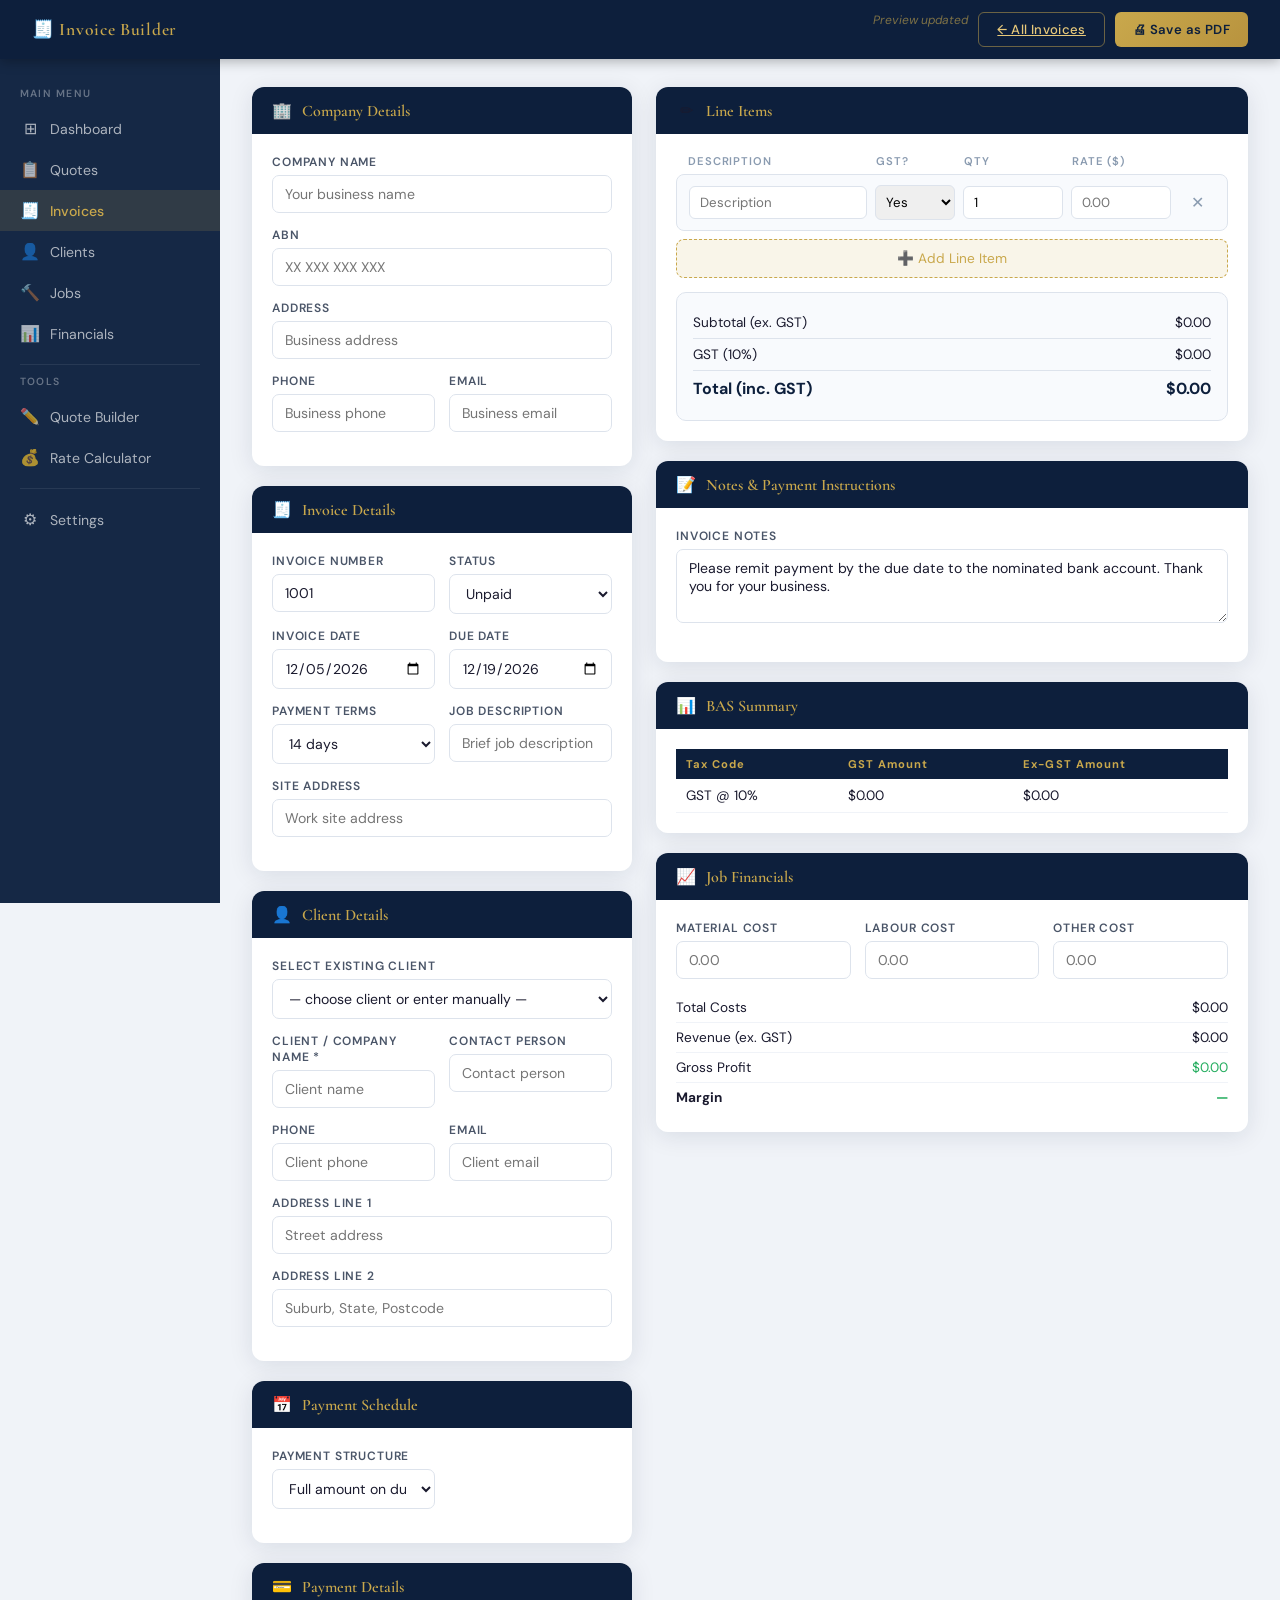
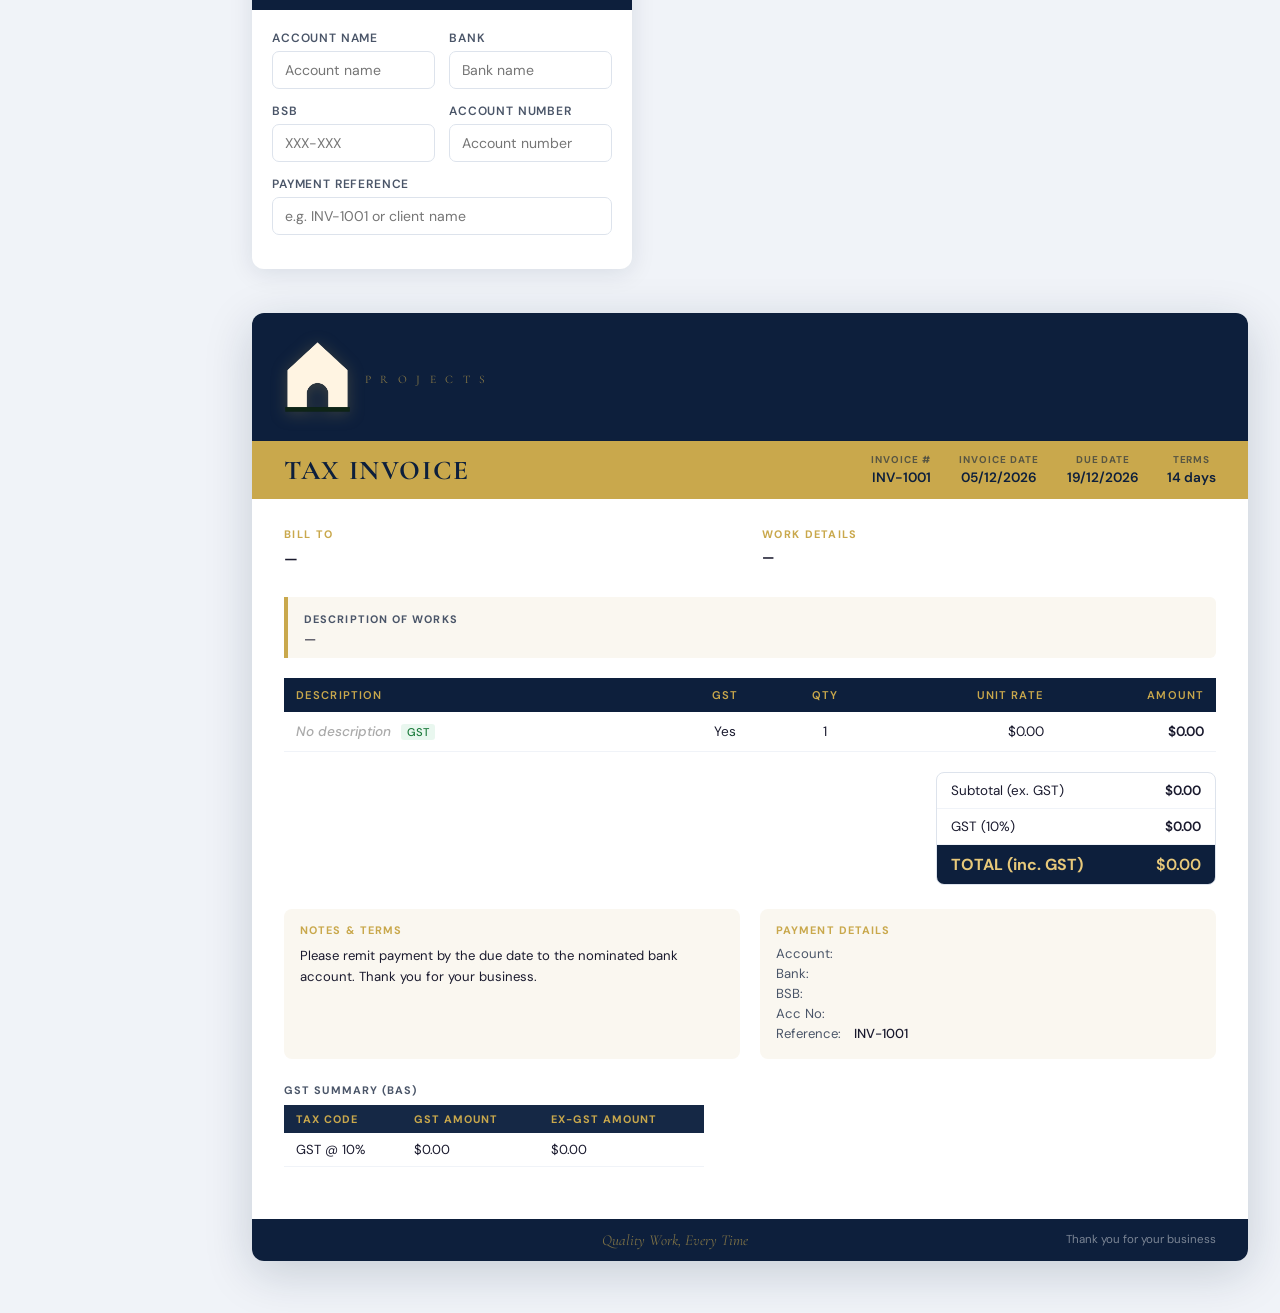
<file: pages/invoice-builder.html>
<!DOCTYPE html>
<html lang="en">
<head>
<meta charset="UTF-8">
<meta name="viewport" content="width=device-width, initial-scale=1.0">
<title>Invoice Builder — HR Homestyle Projects</title>
<link href="https://fonts.googleapis.com/css2?family=Cormorant+Garamond:wght@400;600;700&family=DM+Sans:wght@300;400;500;600&display=swap" rel="stylesheet">
<style>
  :root {
    --navy: #0d1f3c;
    --navy-mid: #152845;
    --navy-light: #1e3a5f;
    --gold: #c9a84c;
    --gold-light: #e8c97a;
    --gold-pale: #f5e9c8;
    --cream: #faf7f0;
    --white: #ffffff;
    --text-dark: #1a1a2e;
    --text-mid: #4a5568;
    --text-light: #8a9bb0;
    --border: #dde3ec;
    --danger: #c0392b;
    --success: #27ae60;
    --shadow: 0 4px 24px rgba(13,31,60,0.10);
    --shadow-lg: 0 12px 48px rgba(13,31,60,0.18);
  }

  * { box-sizing: border-box; margin: 0; padding: 0; }

  body {
    font-family: 'DM Sans', sans-serif;
    background: #f0f3f8;
    color: var(--text-dark);
    min-height: 100vh;
  }

  /* TOOLBAR */
  .toolbar {
    background: var(--navy);
    padding: 12px 32px;
    display: flex;
    align-items: center;
    justify-content: space-between;
    position: sticky;
    top: 0;
    z-index: 100;
    box-shadow: 0 2px 12px rgba(0,0,0,0.3);
  }
  .toolbar-title { color: var(--gold); font-family: 'Cormorant Garamond', serif; font-size: 1.1rem; font-weight: 600; letter-spacing: 0.04em; }
  .toolbar-actions { display: flex; gap: 10px; }

  .btn { padding: 8px 18px; border-radius: 6px; font-family: 'DM Sans', sans-serif; font-size: 0.82rem; font-weight: 500; cursor: pointer; border: none; transition: all 0.18s; letter-spacing: 0.03em; }
  .btn-outline { background: transparent; border: 1.5px solid rgba(201,168,76,0.5); color: var(--gold-light); }
  .btn-outline:hover { background: rgba(201,168,76,0.12); border-color: var(--gold); }
  .btn-gold { background: linear-gradient(135deg, var(--gold), #b8933e); color: var(--navy); font-weight: 600; }
  .btn-gold:hover { background: linear-gradient(135deg, var(--gold-light), var(--gold)); box-shadow: 0 2px 12px rgba(201,168,76,0.4); }
  .btn-navy { background: var(--navy-light); color: var(--cream); border: 1px solid rgba(255,255,255,0.1); }
  .btn-navy:hover { background: #24527a; }
  .btn-danger { background: var(--danger); color: white; font-size: 0.75rem; padding: 5px 10px; }
  .btn-danger:hover { background: #a93226; }
  .btn-small { padding: 5px 12px; font-size: 0.78rem; }
  .btn-add { background: rgba(201,168,76,0.12); border: 1.5px dashed var(--gold); color: var(--gold); width: 100%; padding: 10px; border-radius: 8px; font-size: 0.85rem; cursor: pointer; transition: all 0.18s; font-family: 'DM Sans', sans-serif; }
  .btn-add:hover { background: rgba(201,168,76,0.22); }

  /* APP SHELL / NAV */
  .app-shell { display: grid; grid-template-columns: 220px 1fr; grid-template-rows: auto 1fr; min-height: calc(100vh - 56px); }
  .app-topbar { display: none; }
  .app-sidebar {
    background: var(--navy-mid);
    padding: 20px 0;
    position: sticky;
    top: 56px;
    height: calc(100vh - 56px);
    overflow-y: auto;
    grid-row: 1 / 3;
  }
  .sidebar-section-label { font-size: 0.65rem; font-weight: 600; letter-spacing: 0.12em; text-transform: uppercase; color: rgba(255,255,255,0.35); padding: 0 20px 8px; margin-top: 8px; }
  .nav-item { display: flex; align-items: center; gap: 10px; padding: 10px 20px; color: rgba(255,255,255,0.65); text-decoration: none; font-size: 0.88rem; font-weight: 400; transition: all 0.16s; }
  .nav-item:hover { background: rgba(255,255,255,0.06); color: white; }
  .nav-item.active { background: rgba(201,168,76,0.15); color: var(--gold); font-weight: 500; }
  .nav-icon { font-size: 1rem; width: 20px; text-align: center; }
  .nav-divider { height: 1px; background: rgba(255,255,255,0.08); margin: 10px 20px; }

  /* MAIN */
  .app-main { padding: 28px 32px; background: #f0f3f8; }

  /* FORM ELEMENTS */
  .card { background: var(--white); border-radius: 12px; box-shadow: var(--shadow); margin-bottom: 20px; overflow: hidden; }
  .card-header { background: var(--navy); padding: 13px 20px; display: flex; align-items: center; gap: 10px; }
  .card-header h3 { color: var(--gold); font-family: 'Cormorant Garamond', serif; font-size: 1rem; font-weight: 600; }
  .card-body { padding: 20px; }
  .form-group { margin-bottom: 14px; }
  .form-group label { display: block; font-size: 0.75rem; font-weight: 600; color: var(--text-mid); text-transform: uppercase; letter-spacing: 0.07em; margin-bottom: 5px; }
  .form-group input, .form-group select, .form-group textarea { width: 100%; padding: 9px 12px; border: 1.5px solid var(--border); border-radius: 7px; font-family: 'DM Sans', sans-serif; font-size: 0.88rem; color: var(--text-dark); background: white; transition: border-color 0.16s; }
  .form-group input:focus, .form-group select:focus, .form-group textarea:focus { outline: none; border-color: var(--gold); }
  .form-row { display: grid; grid-template-columns: 1fr 1fr; gap: 14px; }
  .form-row-3 { display: grid; grid-template-columns: 1fr 1fr 1fr; gap: 14px; }

  .page-wrapper { display: grid; grid-template-columns: 1fr 1fr; gap: 24px; }

  /* SIDEBAR STICKY */
  .sidebar-sticky { position: sticky; top: 76px; }

  /* SAVE INDICATOR */
  .save-indicator { font-size: 0.75rem; color: rgba(201,168,76,0.6); font-style: italic; }
  .save-indicator.saved { color: var(--success); font-style: normal; }

  /* STATUS BADGE INLINE */
  .status-badge-unpaid  { background: rgba(201,168,76,0.15); color: #b8860b; padding: 2px 10px; border-radius: 12px; font-size: 0.75rem; font-weight: 600; }
  .status-badge-paid    { background: rgba(39,174,96,0.12); color: #1a7a3a; padding: 2px 10px; border-radius: 12px; font-size: 0.75rem; font-weight: 600; }
  .status-badge-overdue { background: rgba(192,57,43,0.12); color: var(--danger); padding: 2px 10px; border-radius: 12px; font-size: 0.75rem; font-weight: 600; }

  /* LINE ITEMS */
  .line-item-row { display: grid; grid-template-columns: 1fr 80px 100px 100px 36px; gap: 8px; align-items: center; background: #f8fafd; border-radius: 8px; padding: 10px 12px; margin-bottom: 8px; border: 1px solid var(--border); }
  .line-item-row input { border: 1.5px solid var(--border); border-radius: 6px; padding: 7px 10px; font-size: 0.83rem; font-family: 'DM Sans', sans-serif; }
  .line-item-row input:focus { outline: none; border-color: var(--gold); }
  .col-del { background: none; border: none; color: var(--text-light); cursor: pointer; font-size: 1rem; display: flex; align-items: center; justify-content: center; }
  .col-del:hover { color: var(--danger); }
  .line-items-header { display: grid; grid-template-columns: 1fr 80px 100px 100px 36px; gap: 8px; padding: 0 12px 6px; }
  .line-items-header span { font-size: 0.7rem; font-weight: 600; color: var(--text-light); text-transform: uppercase; letter-spacing: 0.08em; }

  /* TOTALS */
  .totals-box { background: #f8fafd; border-radius: 10px; padding: 14px 16px; border: 1.5px solid var(--border); }
  .totals-row { display: flex; justify-content: space-between; padding: 7px 0; border-bottom: 1px solid var(--border); font-size: 0.85rem; }
  .totals-row:last-child { border-bottom: none; font-weight: 700; font-size: 1rem; color: var(--navy); }
  .totals-row span:last-child { font-variant-numeric: tabular-nums; }

  /* FINANCIALS */
  .fin-row { display: flex; justify-content: space-between; padding: 6px 0; font-size: 0.85rem; border-bottom: 1px solid #f0f3f8; }
  .fin-row:last-child { border-bottom: none; font-weight: 700; }
  .fin-positive { color: var(--success); }
  .fin-negative { color: var(--danger); }

  /* PRINT */
  @media print {
    .toolbar, .app-topbar, .app-sidebar, .btn-add, .btn-danger, .col-del, .form-tools { display: none !important; }
    .app-shell { display: block; }
    .app-main { padding: 0; background: white; }
    .page-wrapper { display: none; }
    .card { box-shadow: none; border: 1px solid #ddd; margin-bottom: 12px; }
    .preview-doc { display: block !important; }
    .editor-section { display: none; }
  }

  /* INVOICE PREVIEW DOCUMENT */
  .preview-doc { background: white; border-radius: 12px; box-shadow: var(--shadow-lg); overflow: hidden; }

  .preview-header { background: var(--navy); padding: 28px 32px; display: flex; justify-content: space-between; align-items: flex-start; page-break-inside: avoid; }
  .brand-lockup { display: flex; align-items: center; gap: 14px; }
  .brand-icon { height: 72px; width: auto; display: block; filter: drop-shadow(0 2px 8px rgba(201,168,76,0.25)); }
  .brand-text-wrap { display: flex; flex-direction: column; justify-content: center; }
  .brand-name { font-family: 'Cormorant Garamond', serif; color: var(--gold-light); font-size: 1.55rem; font-weight: 700; letter-spacing: 0.08em; line-height: 1.1; display: block; }
  .brand-sub-text { font-family: 'Cormorant Garamond', serif; color: rgba(201,168,76,0.65); font-size: 0.72rem; font-weight: 400; letter-spacing: 0.28em; display: block; margin-top: 4px; }
  .preview-company-info { text-align: right; }
  .preview-company-info p { color: rgba(255,255,255,0.75); font-size: 0.8rem; line-height: 1.7; }
  .preview-company-info .company-name-hd { color: var(--gold-light); font-size: 0.85rem; font-weight: 600; margin-bottom: 2px; }
  .preview-company-info .abn-line { color: var(--gold); font-size: 0.88rem; font-weight: 700; letter-spacing: 0.04em; margin-top: 4px; }

  .preview-tax-bar { background: var(--gold); padding: 12px 32px; display: flex; justify-content: space-between; align-items: center; page-break-inside: avoid; page-break-after: avoid; }
  .tax-invoice-label { font-family: 'Cormorant Garamond', serif; font-size: 1.7rem; font-weight: 700; color: var(--navy); letter-spacing: 0.06em; }
  .meta-items { display: flex; gap: 28px; }
  .meta-item { text-align: center; }
  .meta-item label { display: block; font-size: 0.62rem; font-weight: 700; letter-spacing: 0.1em; text-transform: uppercase; color: rgba(13,31,60,0.6); }
  .meta-item span { font-size: 0.85rem; font-weight: 600; color: var(--navy); }
  .meta-item .due-value { color: var(--navy); }
  .meta-item.highlight-due span { color: #7b0000; }

  .preview-body { padding: 28px 32px; }
  .preview-addresses { display: grid; grid-template-columns: 1fr 1fr; gap: 24px; margin-bottom: 24px; page-break-inside: avoid; }
  .address-block label { display: block; font-size: 0.68rem; font-weight: 700; letter-spacing: 0.12em; text-transform: uppercase; color: var(--gold); margin-bottom: 6px; }
  .address-block p { font-size: 0.85rem; color: var(--text-dark); line-height: 1.6; }
  .address-block .client-name { font-weight: 600; font-size: 0.95rem; }

  .job-description-bar { background: var(--cream); border-left: 4px solid var(--gold); padding: 10px 16px; margin-bottom: 20px; border-radius: 0 6px 6px 0; page-break-inside: avoid; }
  .job-description-bar label { font-size: 0.68rem; font-weight: 700; letter-spacing: 0.1em; text-transform: uppercase; color: var(--text-mid); }
  .job-description-bar p { font-size: 0.88rem; color: var(--text-dark); margin-top: 2px; }

  .preview-table { width: 100%; border-collapse: collapse; margin-bottom: 20px; font-size: 0.85rem; }
  .preview-table thead tr { background: var(--navy); }
  .preview-table th { padding: 10px 12px; text-align: left; color: var(--gold); font-size: 0.7rem; font-weight: 600; letter-spacing: 0.1em; text-transform: uppercase; }
  .preview-table th:last-child { text-align: right; }
  .preview-table tbody tr { border-bottom: 1px solid #f0f3f8; }
  .preview-table tbody tr:nth-child(even) { background: #fafbfd; }
  .preview-table td { padding: 11px 12px; }
  .preview-table td:last-child { text-align: right; font-weight: 600; font-variant-numeric: tabular-nums; }
  .preview-table .item-desc { font-weight: 500; }
  .item-gst-tag { font-size: 0.7rem; background: rgba(39,174,96,0.1); color: #1a7a3a; padding: 1px 6px; border-radius: 3px; margin-left: 6px; }
  .item-no-gst-tag { font-size: 0.7rem; background: rgba(192,57,43,0.1); color: var(--danger); padding: 1px 6px; border-radius: 3px; margin-left: 6px; }

  .preview-totals-section { display: flex; justify-content: flex-end; margin-bottom: 24px; page-break-inside: avoid; }
  .preview-totals-box { width: 280px; border: 1.5px solid var(--border); border-radius: 8px; overflow: hidden; }
  .preview-totals-box .t-row { display: flex; justify-content: space-between; padding: 9px 14px; font-size: 0.84rem; border-bottom: 1px solid #f0f3f8; }
  .preview-totals-box .t-row:last-child { border-bottom: none; }
  .preview-totals-box .t-row.grand-total { background: var(--navy); color: var(--gold-light); font-weight: 700; font-size: 1rem; }
  .preview-totals-box .t-row span:last-child { font-variant-numeric: tabular-nums; font-weight: 600; }

  .bas-section { margin-bottom: 24px; page-break-inside: avoid; }
  .bas-section label { font-size: 0.68rem; font-weight: 700; letter-spacing: 0.1em; text-transform: uppercase; color: var(--text-mid); display: block; margin-bottom: 8px; }
  .bas-preview-table { width: 100%; border-collapse: collapse; font-size: 0.82rem; max-width: 420px; }
  .bas-preview-table th { background: var(--navy-mid); color: var(--gold); padding: 7px 12px; text-align: left; font-size: 0.68rem; letter-spacing: 0.09em; text-transform: uppercase; }
  .bas-preview-table td { padding: 8px 12px; border-bottom: 1px solid #f0f3f8; font-variant-numeric: tabular-nums; }

  .notes-payment-section { display: grid; grid-template-columns: 1fr 1fr; gap: 20px; margin-bottom: 24px; page-break-inside: avoid; }
  .notes-box, .payment-box { background: var(--cream); border-radius: 8px; padding: 14px 16px; page-break-inside: avoid; }
  .notes-box label, .payment-box label { font-size: 0.68rem; font-weight: 700; letter-spacing: 0.1em; text-transform: uppercase; color: var(--gold); display: block; margin-bottom: 8px; }
  .notes-box p { font-size: 0.82rem; color: var(--text-dark); line-height: 1.6; }
  .payment-box .pay-detail { display: flex; gap: 6px; font-size: 0.82rem; margin-bottom: 3px; }
  .payment-box .pay-label { color: var(--text-mid); min-width: 72px; }
  .payment-box .pay-value { color: var(--text-dark); font-weight: 500; }

  .preview-footer { background: var(--navy); padding: 12px 32px; display: flex; justify-content: space-between; align-items: center; page-break-inside: avoid; }
  .preview-footer p { color: rgba(255,255,255,0.45); font-size: 0.72rem; }
  .preview-footer .footer-abn { color: var(--gold); font-size: 0.8rem; font-weight: 600; }
  .preview-footer .slogan { font-family: 'Cormorant Garamond', serif; font-size: 0.95rem; font-style: italic; color: rgba(201,168,76,0.6); }

  @media (max-width: 900px) {
    .app-shell { grid-template-columns: 1fr; }
    .app-sidebar { display: none; }
    .page-wrapper { grid-template-columns: 1fr; }
    .form-row, .form-row-3 { grid-template-columns: 1fr; }
    .notes-payment-section, .preview-addresses { grid-template-columns: 1fr; }
  }
</style>
<script src="../assets/html2pdf.bundle.min.js"></script>
<script src="../assets/app.js"></script>
</head>
<body>

<!-- TOOLBAR -->
<div class="toolbar">
  <span class="toolbar-title">🧾 Invoice Builder</span>
  <div class="toolbar-actions">
    <span class="save-indicator" id="saveIndicator">Auto-save on</span>
    <a href="invoices.html" class="btn btn-outline">← All Invoices</a>
    <button class="btn btn-gold" onclick="exportPDF()">🖨 Save as PDF</button>
  </div>
</div>

<div class="app-shell">
  <!-- SIDEBAR NAV -->
  <nav class="app-sidebar">
    <div class="sidebar-section-label">Main Menu</div>
    <a href="../index.html" class="nav-item"><span class="nav-icon">⊞</span> Dashboard</a>
    <a href="quotes.html" class="nav-item"><span class="nav-icon">📋</span> Quotes</a>
    <a href="invoices.html" class="nav-item active"><span class="nav-icon">🧾</span> Invoices</a>
    <a href="clients.html" class="nav-item"><span class="nav-icon">👤</span> Clients</a>
    <a href="jobs.html" class="nav-item"><span class="nav-icon">🔨</span> Jobs</a>
    <a href="financials.html" class="nav-item"><span class="nav-icon">📊</span> Financials</a>
    <div class="nav-divider"></div>
    <div class="sidebar-section-label">Tools</div>
    <a href="quote-builder.html" class="nav-item"><span class="nav-icon">✏️</span> Quote Builder</a>
    <a href="rate-calculator.html" class="nav-item"><span class="nav-icon">💰</span> Rate Calculator</a>
    <div class="nav-divider"></div>
    <a href="settings.html" class="nav-item"><span class="nav-icon">⚙</span> Settings</a>
  </nav>

  <main class="app-main">

    <input type="hidden" id="invoiceId">
    <input type="hidden" id="selectedClientId">

    <div class="page-wrapper editor-section">

      <!-- LEFT COLUMN -->
      <div>

        <!-- COMPANY DETAILS -->
        <div class="card">
          <div class="card-header"><span class="nav-icon">🏢</span><h3>Company Details</h3></div>
          <div class="card-body">
            <div class="form-group"><label>Company Name</label><input id="companyName" placeholder="Your business name"></div>
            <div class="form-group"><label>ABN</label><input id="companyABN" placeholder="XX XXX XXX XXX"></div>
            <div class="form-group"><label>Address</label><input id="companyAddress" placeholder="Business address"></div>
            <div class="form-row">
              <div class="form-group"><label>Phone</label><input id="companyPhone" placeholder="Business phone"></div>
              <div class="form-group"><label>Email</label><input id="companyEmail" placeholder="Business email"></div>
            </div>
          </div>
        </div>

        <!-- INVOICE DETAILS -->
        <div class="card">
          <div class="card-header"><span class="nav-icon">🧾</span><h3>Invoice Details</h3></div>
          <div class="card-body">
            <div class="form-row">
              <div class="form-group"><label>Invoice Number</label><input id="invoiceNo" type="number" placeholder="1001"></div>
              <div class="form-group"><label>Status</label>
                <select id="invoiceStatus">
                  <option value="unpaid">Unpaid</option>
                  <option value="paid">Paid</option>
                  <option value="overdue">Overdue</option>
                </select>
              </div>
            </div>
            <div class="form-row">
              <div class="form-group"><label>Invoice Date</label><input id="invoiceDate" type="date"></div>
              <div class="form-group"><label>Due Date</label><input id="dueDate" type="date"></div>
            </div>
            <div class="form-row">
              <div class="form-group"><label>Payment Terms</label>
                <select id="paymentTerms" onchange="applyPaymentTerms()">
                  <option value="7 days">7 days</option>
                  <option value="14 days" selected>14 days</option>
                  <option value="30 days">30 days</option>
                  <option value="COD">COD</option>
                  <option value="On completion">On completion</option>
                  <option value="custom">Custom</option>
                </select>
              </div>
              <div class="form-group"><label>Job Description</label><input id="jobDescription" placeholder="Brief job description"></div>
            </div>
            <div class="form-group"><label>Site Address</label><input id="jobSiteAddress" placeholder="Work site address"></div>
            <div id="quoteRefRow" style="display:none">
              <div style="background:var(--gold-pale);border-radius:7px;padding:8px 12px;font-size:0.8rem;color:var(--text-mid)">
                🔗 Converted from Quote #<span id="quoteRefNum"></span>
              </div>
            </div>
          </div>
        </div>

        <!-- CLIENT DETAILS -->
        <div class="card">
          <div class="card-header"><span class="nav-icon">👤</span><h3>Client Details</h3></div>
          <div class="card-body">
            <div class="form-group">
              <label>Select Existing Client</label>
              <select id="clientPicker" onchange="applyClientPicker()">
                <option value="">— choose client or enter manually —</option>
              </select>
            </div>
            <div class="form-row">
              <div class="form-group"><label>Client / Company Name *</label><input id="clientName" placeholder="Client name"></div>
              <div class="form-group"><label>Contact Person</label><input id="clientContact" placeholder="Contact person"></div>
            </div>
            <div class="form-row">
              <div class="form-group"><label>Phone</label><input id="clientPhone" placeholder="Client phone"></div>
              <div class="form-group"><label>Email</label><input id="clientEmail" placeholder="Client email"></div>
            </div>
            <div class="form-group"><label>Address Line 1</label><input id="clientAddress1" placeholder="Street address"></div>
            <div class="form-group"><label>Address Line 2</label><input id="clientAddress2" placeholder="Suburb, State, Postcode"></div>
          </div>
        </div>

        <!-- PAYMENT SCHEDULE -->
        <div class="card">
          <div class="card-header"><span class="nav-icon">📅</span><h3>Payment Schedule</h3></div>
          <div class="card-body">
            <div class="form-row">
              <div class="form-group">
                <label>Payment Structure</label>
                <select id="paySchedule" onchange="applyPaySchedule()">
                  <option value="full">Full amount on due date</option>
                  <option value="50-50">50% deposit, 50% on completion</option>
                  <option value="30-70">30% deposit, 70% on completion</option>
                  <option value="custom">Custom split</option>
                </select>
              </div>
              <div class="form-group" id="customSplitGroup" style="display:none">
                <label>Deposit % (remainder = balance)</label>
                <input id="depositPct" type="number" value="50" min="1" max="99" step="1" oninput="applyPaySchedule()">
              </div>
            </div>
            <div id="scheduleBreakdown" style="background:var(--cream);border-radius:8px;padding:12px 14px;margin-top:4px;display:none">
              <div style="display:flex;justify-content:space-between;font-size:0.85rem;margin-bottom:6px">
                <span style="color:var(--text-mid)">Deposit due on signing:</span>
                <span style="font-weight:700;color:var(--navy)" id="depositAmtDisplay">$0.00</span>
              </div>
              <div style="display:flex;justify-content:space-between;font-size:0.85rem">
                <span style="color:var(--text-mid)">Balance due on completion:</span>
                <span style="font-weight:700;color:var(--navy)" id="balanceAmtDisplay">$0.00</span>
              </div>
            </div>
          </div>
        </div>

        <!-- PAYMENT DETAILS -->
        <div class="card">
          <div class="card-header"><span class="nav-icon">💳</span><h3>Payment Details</h3></div>
          <div class="card-body">
            <div class="form-row">
              <div class="form-group"><label>Account Name</label><input id="payAccountName" placeholder="Account name"></div>
              <div class="form-group"><label>Bank</label><input id="payBank" placeholder="Bank name"></div>
            </div>
            <div class="form-row">
              <div class="form-group"><label>BSB</label><input id="payBSB" placeholder="XXX-XXX"></div>
              <div class="form-group"><label>Account Number</label><input id="payAccount" placeholder="Account number"></div>
            </div>
            <div class="form-group"><label>Payment Reference</label><input id="payRef" placeholder="e.g. INV-1001 or client name"></div>
          </div>
        </div>

      </div><!-- /left col -->

      <!-- RIGHT COLUMN -->
      <div>

        <!-- STICKY PREVIEW ACTIONS -->
        <div class="sidebar-sticky">

          <!-- LINE ITEMS -->
          <div class="card">
            <div class="card-header"><span class="nav-icon">✏</span><h3>Line Items</h3></div>
            <div class="card-body">
              <div class="line-items-header">
                <span>Description</span><span>GST?</span><span>Qty</span><span>Rate ($)</span><span></span>
              </div>
              <div id="lineItemsContainer"></div>
              <button class="btn-add" onclick="addLineItem()">➕ Add Line Item</button>
              <div class="totals-box" style="margin-top:14px">
                <div class="totals-row"><span>Subtotal (ex. GST)</span><span id="totSubtotal">$0.00</span></div>
                <div class="totals-row"><span>GST (10%)</span><span id="totGST">$0.00</span></div>
                <div class="totals-row"><span>Total (inc. GST)</span><span id="totTotal">$0.00</span></div>
              </div>
            </div>
          </div>

          <!-- NOTES -->
          <div class="card">
            <div class="card-header"><span class="nav-icon">📝</span><h3>Notes &amp; Payment Instructions</h3></div>
            <div class="card-body">
              <div class="form-group">
                <label>Invoice Notes</label>
                <textarea id="invoiceNotes" rows="3" placeholder="Payment instructions, terms, thank you message...">Please remit payment by the due date to the nominated bank account. Thank you for your business.</textarea>
              </div>
            </div>
          </div>

          <!-- BAS SUMMARY -->
          <div class="card">
            <div class="card-header"><span class="nav-icon">📊</span><h3>BAS Summary</h3></div>
            <div class="card-body">
              <table style="width:100%;border-collapse:collapse;font-size:0.85rem">
                <thead><tr style="background:var(--navy)">
                  <th style="padding:8px 10px;text-align:left;color:var(--gold);font-size:0.7rem;letter-spacing:0.09em">Tax Code</th>
                  <th style="padding:8px 10px;text-align:left;color:var(--gold);font-size:0.7rem;letter-spacing:0.09em">GST Amount</th>
                  <th style="padding:8px 10px;text-align:left;color:var(--gold);font-size:0.7rem;letter-spacing:0.09em">Ex-GST Amount</th>
                </tr></thead>
                <tbody id="basSummaryBody"></tbody>
              </table>
            </div>
          </div>

          <!-- JOB FINANCIALS -->
          <div class="card">
            <div class="card-header"><span class="nav-icon">📈</span><h3>Job Financials</h3></div>
            <div class="card-body">
              <div class="form-row-3">
                <div class="form-group"><label>Material Cost</label><input id="materialCost" type="number" placeholder="0.00" min="0" step="0.01"></div>
                <div class="form-group"><label>Labour Cost</label><input id="labourCost" type="number" placeholder="0.00" min="0" step="0.01"></div>
                <div class="form-group"><label>Other Cost</label><input id="otherCost" type="number" placeholder="0.00" min="0" step="0.01"></div>
              </div>
              <div id="financialsDisplay"></div>
            </div>
          </div>

        </div><!-- /sidebar-sticky -->
      </div><!-- /right col -->
    </div><!-- /page-wrapper -->

    <!-- INVOICE PREVIEW -->
    <div class="preview-doc" id="invoicePreview" style="max-width:1100px;margin:24px auto;display:none;">

      <div class="preview-header">
        <div class="brand-lockup">
          <img class="brand-icon" src="../assets/logo.png" alt="HR Homestyle Projects">
          <div class="brand-text-wrap">
            <span class="brand-name" id="previewCompanyName">HR Homestyle Projects</span>
            <span class="brand-sub-text">P R O J E C T S</span>
          </div>
        </div>
        <div class="preview-company-info">
          <p class="company-name-hd" id="previewCompanyName2">HR Homestyle Projects</p>
          <p id="previewCompanyAddress"></p>
          <p id="previewCompanyPhone"></p>
          <p id="previewCompanyEmail"></p>
          <p class="abn-line" id="previewABN"></p>
        </div>
      </div>

      <div class="preview-tax-bar">
        <div class="tax-invoice-label">TAX INVOICE</div>
        <div class="meta-items">
          <div class="meta-item">
            <label>Invoice #</label>
            <span id="prevInvNo">—</span>
          </div>
          <div class="meta-item">
            <label>Invoice Date</label>
            <span id="prevDate">—</span>
          </div>
          <div class="meta-item">
            <label>Due Date</label>
            <span id="prevDueDate">—</span>
          </div>
          <div class="meta-item">
            <label>Terms</label>
            <span id="prevTerms">14 days</span>
          </div>
        </div>
      </div>

      <div class="preview-body">

        <div class="preview-addresses">
          <div class="address-block">
            <label>Bill To</label>
            <p class="client-name" id="prevClientName">—</p>
            <p id="prevClientContact"></p>
            <p id="prevClientAddress"></p>
            <p id="prevClientPhone"></p>
            <p id="prevClientEmail"></p>
          </div>
          <div class="address-block">
            <label>Work Details</label>
            <p><strong id="prevJobDesc">—</strong></p>
            <p id="prevJobSite" style="margin-top:4px;color:var(--text-mid)"></p>
          </div>
        </div>

        <div class="job-description-bar">
          <label>Description of Works</label>
          <p id="prevJobDescBar">—</p>
        </div>

        <table class="preview-table">
          <thead>
            <tr>
              <th style="width:42%">Description</th>
              <th style="text-align:center">GST</th>
              <th style="text-align:center">Qty</th>
              <th style="text-align:right">Unit Rate</th>
              <th style="text-align:right">Amount</th>
            </tr>
          </thead>
          <tbody id="prevLineItems"></tbody>
        </table>

        <div class="preview-totals-section">
          <div class="preview-totals-box">
            <div class="t-row"><span>Subtotal (ex. GST)</span><span id="prevSubtotal">$0.00</span></div>
            <div class="t-row"><span>GST (10%)</span><span id="prevGST">$0.00</span></div>
            <div class="t-row grand-total"><span>TOTAL (inc. GST)</span><span id="prevTotal">$0.00</span></div>
          </div>
        </div>

        <!-- Payment Schedule (only rendered when split payment) -->
        <div id="prevScheduleSection" style="display:none;margin-bottom:20px">
          <div style="background:var(--navy);border-radius:8px;overflow:hidden">
            <div style="padding:9px 16px;border-bottom:1px solid rgba(255,255,255,0.1)">
              <span style="font-size:0.68rem;font-weight:700;letter-spacing:0.1em;text-transform:uppercase;color:var(--gold)">Payment Schedule</span>
            </div>
            <div style="display:grid;grid-template-columns:1fr 1fr">
              <div style="padding:14px 20px;border-right:1px solid rgba(255,255,255,0.1)">
                <div style="font-size:0.68rem;font-weight:700;letter-spacing:0.08em;text-transform:uppercase;color:rgba(255,255,255,0.45);margin-bottom:4px">Deposit — Due on Signing</div>
                <div style="font-size:1.3rem;font-weight:700;color:var(--gold-light)" id="prevDepositAmt">$0.00</div>
              </div>
              <div style="padding:14px 20px">
                <div style="font-size:0.68rem;font-weight:700;letter-spacing:0.08em;text-transform:uppercase;color:rgba(255,255,255,0.45);margin-bottom:4px">Balance — Due on Completion</div>
                <div style="font-size:1.3rem;font-weight:700;color:var(--gold-light)" id="prevBalanceAmt">$0.00</div>
              </div>
            </div>
          </div>
        </div>

        <div class="notes-payment-section">
          <div class="notes-box">
            <label>Notes &amp; Terms</label>
            <p id="prevNotes"></p>
          </div>
          <div class="payment-box">
            <label>Payment Details</label>
            <div class="pay-detail"><span class="pay-label">Account:</span><span class="pay-value" id="prevPayName"></span></div>
            <div class="pay-detail"><span class="pay-label">Bank:</span><span class="pay-value" id="prevPayBank"></span></div>
            <div class="pay-detail"><span class="pay-label">BSB:</span><span class="pay-value" id="prevPayBSB"></span></div>
            <div class="pay-detail"><span class="pay-label">Acc No:</span><span class="pay-value" id="prevPayAcc"></span></div>
            <div class="pay-detail"><span class="pay-label">Reference:</span><span class="pay-value" id="prevPayRef"></span></div>
          </div>
        </div>

        <div class="bas-section">
          <label>GST Summary (BAS)</label>
          <table class="bas-preview-table">
            <thead><tr>
              <th>Tax Code</th><th>GST Amount</th><th>Ex-GST Amount</th>
            </tr></thead>
            <tbody id="prevBAS"></tbody>
          </table>
        </div>

      </div><!-- /preview-body -->

      <div class="preview-footer">
        <p class="footer-abn" id="prevFooterABN"></p>
        <p class="slogan">Quality Work, Every Time</p>
        <p>Thank you for your business</p>
      </div>

    </div><!-- /invoicePreview -->

  </main>
</div><!-- /app-shell -->

<script>
// Line items state
let lineItems = [];

// ── INIT ─────────────────────────────────────────────────────────────────
window.addEventListener('DOMContentLoaded', () => {
  const params = new URLSearchParams(window.location.search);
  const editId = params.get('id');

  if (editId) {
    const inv = InvoiceStore.get(editId);
    if (inv) {
      document.getElementById('invoiceId').value = inv.id;
      const set = (id, val) => { const el = document.getElementById(id); if (el && val !== undefined && val !== null) el.value = val; };
      set('companyName',    inv.company?.name);
      set('companyABN',     inv.company?.abn);
      set('companyAddress', inv.company?.address);
      set('companyPhone',   inv.company?.phone);
      set('companyEmail',   inv.company?.email);
      set('invoiceNo',      inv.number);
      set('invoiceDate',    inv.date);
      set('dueDate',        inv.dueDate);
      set('paymentTerms',   inv.paymentTerms);
      set('invoiceStatus',  inv.status);
      set('jobDescription', inv.jobDescription);
      set('jobSiteAddress', inv.siteAddress);
      set('clientName',     inv.clientName);
      set('clientContact',  inv.contact);
      set('clientPhone',    inv.clientPhone);
      set('clientEmail',    inv.clientEmail);
      set('clientAddress1', inv.address1);
      set('clientAddress2', inv.address2);
      set('invoiceNotes',   inv.notes);
      set('payAccountName', inv.banking?.accountName);
      set('payBank',        inv.banking?.bank);
      set('payBSB',         inv.banking?.bsb);
      set('payAccount',     inv.banking?.account);
      set('payRef',         inv.banking?.ref);
      set('materialCost',   inv.materialCost);
      set('labourCost',     inv.labourCost);
      set('otherCost',      inv.otherCost);
      set('paySchedule',    inv.paySchedule || 'full');
      set('depositPct',     inv.depositPct  || '50');
      if (inv.sourceQuoteNumber) {
        document.getElementById('quoteRefRow').style.display = 'block';
        document.getElementById('quoteRefNum').textContent = inv.sourceQuoteNumber;
      }
      lineItems = inv.items || [];
    }
  } else {
    // New invoice
    const newId = Utils.id();
    document.getElementById('invoiceId').value = newId;
    document.getElementById('invoiceNo').value = InvoiceStore.nextNumber();
    const today = new Date();
    document.getElementById('invoiceDate').value = today.toISOString().split('T')[0];
    const due = new Date(today); due.setDate(due.getDate() + 14);
    document.getElementById('dueDate').value = due.toISOString().split('T')[0];
    const s = SettingsStore.get();
    if (s.name)    document.getElementById('companyName').value    = s.name;
    if (s.abn)     document.getElementById('companyABN').value     = s.abn;
    if (s.address) document.getElementById('companyAddress').value = s.address;
    if (s.phone)   document.getElementById('companyPhone').value   = s.phone;
    if (s.email)   document.getElementById('companyEmail').value   = s.email;
    if (s.accName) document.getElementById('payAccountName').value = s.accName;
    if (s.bank)    document.getElementById('payBank').value        = s.bank;
    if (s.bsb)     document.getElementById('payBSB').value         = s.bsb;
    if (s.accNum)  document.getElementById('payAccount').value     = s.accNum;
    lineItems = [{ desc: '', qty: 1, rate: '', gst: true }];
  }

  // Populate client picker
  const picker = document.getElementById('clientPicker');
  ClientStore.getAll().forEach(c => {
    const opt = document.createElement('option');
    opt.value = c.id;
    opt.textContent = c.name + (c.contact ? ' — ' + c.contact : '');
    picker.appendChild(opt);
  });

  renderLineItems();
  attachListeners();
  updatePreview();
  document.getElementById('invoicePreview').style.display = 'block';
});

// ── LISTENERS ────────────────────────────────────────────────────────────
function attachListeners() {
  const ids = [
    'companyName','companyABN','companyAddress','companyPhone','companyEmail',
    'invoiceNo','invoiceDate','dueDate','paymentTerms','invoiceStatus',
    'jobDescription','jobSiteAddress',
    'clientName','clientContact','clientPhone','clientEmail','clientAddress1','clientAddress2',
    'invoiceNotes','payAccountName','payBank','payBSB','payAccount','payRef',
    'materialCost','labourCost','otherCost',
    'paySchedule','depositPct'
  ];
  ids.forEach(id => {
    const el = document.getElementById(id);
    if (el) el.addEventListener('input',  () => { updatePreview(); saveToStore(); });
    if (el) el.addEventListener('change', () => { updatePreview(); saveToStore(); });
  });
}

// ── PAYMENT SCHEDULE ──────────────────────────────────────────────────────
function applyPaySchedule() {
  const sched   = document.getElementById('paySchedule')?.value || 'full';
  const custGrp = document.getElementById('customSplitGroup');
  const breakdown = document.getElementById('scheduleBreakdown');
  custGrp.style.display = sched === 'custom' ? '' : 'none';

  if (sched === 'full') {
    breakdown.style.display = 'none';
    updatePreview(); saveToStore(); return;
  }

  let depositPct = 50;
  if (sched === '50-50') depositPct = 50;
  else if (sched === '30-70') depositPct = 30;
  else if (sched === 'custom') depositPct = parseFloat(document.getElementById('depositPct')?.value) || 50;

  // Get current total
  const total = lineItems.reduce((s,i) => {
    const amt = (parseFloat(i.qty)||0)*(parseFloat(i.rate)||0);
    return s + amt + (i.gst !== false ? amt * 0.1 : 0);
  }, 0);

  const deposit = total * (depositPct / 100);
  const balance = total - deposit;

  document.getElementById('depositAmtDisplay').textContent  = '$' + deposit.toFixed(2);
  document.getElementById('balanceAmtDisplay').textContent  = '$' + balance.toFixed(2);
  breakdown.style.display = '';
  updatePreview(); saveToStore();
}

// ── PAYMENT TERMS ────────────────────────────────────────────────────────
function applyPaymentTerms() {
  const terms = document.getElementById('paymentTerms').value;
  const invDate = document.getElementById('invoiceDate').value;
  if (!invDate) return;
  const d = new Date(invDate);
  if (terms === '7 days')  { d.setDate(d.getDate() + 7); }
  else if (terms === '14 days') { d.setDate(d.getDate() + 14); }
  else if (terms === '30 days') { d.setDate(d.getDate() + 30); }
  else if (terms === 'COD' || terms === 'On completion') {
    document.getElementById('dueDate').value = invDate;
    updatePreview(); saveToStore(); return;
  } else { return; }
  document.getElementById('dueDate').value = d.toISOString().split('T')[0];
  updatePreview(); saveToStore();
}

// ── CLIENT PICKER ────────────────────────────────────────────────────────
function applyClientPicker() {
  const picker = document.getElementById('clientPicker');
  const cid = picker?.value;
  if (!cid) return;
  const client = ClientStore.get(cid);
  if (!client) return;
  document.getElementById('selectedClientId').value = cid;
  document.getElementById('clientName').value     = client.name    || '';
  document.getElementById('clientContact').value  = client.contact || '';
  document.getElementById('clientPhone').value    = client.phone   || '';
  document.getElementById('clientEmail').value    = client.email   || '';
  document.getElementById('clientAddress1').value = client.address || '';
  document.getElementById('clientAddress2').value = '';
  updatePreview(); saveToStore();
}

// ── LINE ITEMS ────────────────────────────────────────────────────────────
function renderLineItems() {
  const container = document.getElementById('lineItemsContainer');
  container.innerHTML = '';
  lineItems.forEach((item, i) => {
    const row = document.createElement('div');
    row.className = 'line-item-row';
    row.innerHTML = `
      <input type="text"   placeholder="Description" value="${escHtml(item.desc||'')}"   oninput="lineItems[${i}].desc=this.value;calcTotals();updatePreview();saveToStore()">
      <select onchange="lineItems[${i}].gst=this.value==='yes';calcTotals();updatePreview();saveToStore()" style="border:1.5px solid var(--border);border-radius:6px;padding:7px 6px;font-size:0.83rem;font-family:'DM Sans',sans-serif">
        <option value="yes" ${item.gst!==false?'selected':''}>Yes</option>
        <option value="no"  ${item.gst===false ?'selected':''}>No</option>
      </select>
      <input type="number" placeholder="1"    value="${item.qty||''}"  min="0" step="0.5"   oninput="lineItems[${i}].qty=this.value;calcTotals();updatePreview();saveToStore()">
      <input type="number" placeholder="0.00" value="${item.rate||''}" min="0" step="0.01"  oninput="lineItems[${i}].rate=this.value;calcTotals();updatePreview();saveToStore()">
      <button class="col-del" onclick="removeItem(${i})">✕</button>
    `;
    container.appendChild(row);
  });
  calcTotals();
}

function addLineItem() {
  lineItems.push({ desc: '', qty: 1, rate: '', gst: true });
  renderLineItems();
  updatePreview();
  saveToStore();
}

function removeItem(i) {
  lineItems.splice(i, 1);
  renderLineItems();
  updatePreview();
  saveToStore();
}

function calcTotals() {
  let sub = 0, gst = 0;
  lineItems.forEach(item => {
    const amt = (parseFloat(item.qty)||0) * (parseFloat(item.rate)||0);
    sub += amt;
    if (item.gst !== false) gst += amt * 0.1;
  });
  document.getElementById('totSubtotal').textContent = '$' + sub.toFixed(2);
  document.getElementById('totGST').textContent      = '$' + gst.toFixed(2);
  document.getElementById('totTotal').textContent    = '$' + (sub + gst).toFixed(2);
  // Keep payment schedule breakdown in sync with new totals
  const schedVal = document.getElementById('paySchedule')?.value;
  if (schedVal && schedVal !== 'full') applyPaySchedule();

  // BAS
  const basBody = document.getElementById('basSummaryBody');
  if (basBody) {
    basBody.innerHTML = `<tr>
      <td style="padding:8px 10px;border-bottom:1px solid #f0f3f8">GST @ 10%</td>
      <td style="padding:8px 10px;border-bottom:1px solid #f0f3f8;font-variant-numeric:tabular-nums">$${gst.toFixed(2)}</td>
      <td style="padding:8px 10px;border-bottom:1px solid #f0f3f8;font-variant-numeric:tabular-nums">$${sub.toFixed(2)}</td>
    </tr>`;
  }

  // Financials
  const matCost = parseFloat(document.getElementById('materialCost')?.value) || 0;
  const labCost = parseFloat(document.getElementById('labourCost')?.value)   || 0;
  const othCost = parseFloat(document.getElementById('otherCost')?.value)    || 0;
  const totalCosts = matCost + labCost + othCost;
  const revenue    = sub;
  const profit     = revenue - totalCosts;
  const margin     = revenue > 0 ? (profit / revenue * 100) : 0;
  const finDisplay = document.getElementById('financialsDisplay');
  if (finDisplay) {
    finDisplay.innerHTML = `
      <div class="fin-row"><span>Total Costs</span><span>$${totalCosts.toFixed(2)}</span></div>
      <div class="fin-row"><span>Revenue (ex. GST)</span><span>$${revenue.toFixed(2)}</span></div>
      <div class="fin-row"><span>Gross Profit</span><span class="${profit>=0?'fin-positive':'fin-negative'}">$${profit.toFixed(2)}</span></div>
      <div class="fin-row"><span>Margin</span><span class="${margin>=0?'fin-positive':'fin-negative'}">${totalCosts>0?margin.toFixed(1)+'%':'—'}</span></div>
    `;
  }
}

// ── PREVIEW UPDATE ────────────────────────────────────────────────────────
function updatePreview() {
  const g = id => document.getElementById(id)?.value || '';
  const s = (id, val) => { const el = document.getElementById(id); if (el) el.textContent = val; };

  const abn = g('companyABN');
  s('previewCompanyName',  g('companyName'));
  s('previewCompanyName2', g('companyName'));
  s('previewCompanyAddress', g('companyAddress'));
  s('previewCompanyPhone',   g('companyPhone'));
  s('previewCompanyEmail',   g('companyEmail'));
  s('previewABN',    abn ? 'ABN  ' + abn : '');
  s('prevFooterABN', abn ? 'ABN  ' + abn : '');

  s('prevInvNo',   'INV-' + (g('invoiceNo') || '?'));
  s('prevDate',    fmtDate(g('invoiceDate')));
  s('prevDueDate', fmtDate(g('dueDate')));
  s('prevTerms',   g('paymentTerms') || '14 days');

  s('prevClientName',    g('clientName') || '—');
  s('prevClientContact', g('clientContact'));
  s('prevClientAddress', [g('clientAddress1'), g('clientAddress2')].filter(Boolean).join(', '));
  s('prevClientPhone',   g('clientPhone'));
  s('prevClientEmail',   g('clientEmail'));

  s('prevJobDesc',    g('jobDescription') || '—');
  s('prevJobSite',    g('jobSiteAddress'));
  s('prevJobDescBar', g('jobDescription') || '—');

  s('prevNotes',   g('invoiceNotes'));
  s('prevPayName', g('payAccountName'));
  s('prevPayBank', g('payBank'));
  s('prevPayBSB',  g('payBSB'));
  s('prevPayAcc',  g('payAccount'));
  s('prevPayRef',  g('payRef') || ('INV-' + g('invoiceNo')));

  // Payment schedule in preview
  const sched = document.getElementById('paySchedule')?.value || 'full';
  const schedSection = document.getElementById('prevScheduleSection');
  if (schedSection) {
    if (sched !== 'full') {
      schedSection.style.display = '';
      // Recalculate with current total
      let total = 0;
      lineItems.forEach(i => {
        const amt = (parseFloat(i.qty)||0)*(parseFloat(i.rate)||0);
        total += amt + (i.gst !== false ? amt * 0.1 : 0);
      });
      let depositPct = sched === '50-50' ? 50 : sched === '30-70' ? 30 : (parseFloat(document.getElementById('depositPct')?.value) || 50);
      const deposit = total * (depositPct / 100);
      const balance = total - deposit;
      s('prevDepositAmt', '$' + deposit.toFixed(2));
      s('prevBalanceAmt', '$' + balance.toFixed(2));
    } else {
      schedSection.style.display = 'none';
    }
  }

  // Line items in preview
  const prevBody = document.getElementById('prevLineItems');
  prevBody.innerHTML = '';
  let subtotal = 0, gstTotal = 0;
  lineItems.forEach(item => {
    const amt = (parseFloat(item.qty)||0) * (parseFloat(item.rate)||0);
    subtotal += amt;
    if (item.gst !== false) gstTotal += amt * 0.1;
    const tr = document.createElement('tr');
    tr.innerHTML = `
      <td class="item-desc">${escHtml(item.desc) || '<em style="color:#aaa">No description</em>'}
        ${item.gst !== false ? '<span class="item-gst-tag">GST</span>' : '<span class="item-no-gst-tag">GST FREE</span>'}
      </td>
      <td style="text-align:center">${item.gst !== false ? 'Yes' : 'No'}</td>
      <td style="text-align:center">${item.qty||0}</td>
      <td style="text-align:right">$${(parseFloat(item.rate)||0).toFixed(2)}</td>
      <td>$${amt.toFixed(2)}</td>
    `;
    prevBody.appendChild(tr);
  });

  s('prevSubtotal', '$' + subtotal.toFixed(2));
  s('prevGST',      '$' + gstTotal.toFixed(2));
  s('prevTotal',    '$' + (subtotal + gstTotal).toFixed(2));

  // BAS in preview
  const prevBAS = document.getElementById('prevBAS');
  if (prevBAS) {
    prevBAS.innerHTML = `<tr>
      <td style="padding:8px 12px;border-bottom:1px solid #f0f3f8">GST @ 10%</td>
      <td style="padding:8px 12px;border-bottom:1px solid #f0f3f8;font-variant-numeric:tabular-nums">$${gstTotal.toFixed(2)}</td>
      <td style="padding:8px 12px;border-bottom:1px solid #f0f3f8;font-variant-numeric:tabular-nums">$${subtotal.toFixed(2)}</td>
    </tr>`;
  }

  showStatus('Preview updated');
}

// ── SAVE TO STORE ─────────────────────────────────────────────────────────
function saveToStore() {
  const g = id => document.getElementById(id)?.value || '';
  const sub = lineItems.reduce((s,i) => s + (parseFloat(i.qty)||0)*(parseFloat(i.rate)||0), 0);
  const gst = lineItems.reduce((s,i) => {
    const amt = (parseFloat(i.qty)||0)*(parseFloat(i.rate)||0);
    return s + (i.gst !== false ? amt * 0.1 : 0);
  }, 0);
  const iid = g('invoiceId') || Utils.id();
  const inv = {
    id: iid,
    number: parseInt(g('invoiceNo')) || InvoiceStore.nextNumber(),
    sourceQuoteId: InvoiceStore.get(iid)?.sourceQuoteId || null,
    sourceQuoteNumber: InvoiceStore.get(iid)?.sourceQuoteNumber || null,
    clientId: g('selectedClientId') || null,
    clientName: g('clientName'),
    contact: g('clientContact'),
    address1: g('clientAddress1'),
    address2: g('clientAddress2'),
    clientPhone: g('clientPhone'),
    clientEmail: g('clientEmail'),
    jobDescription: g('jobDescription'),
    siteAddress: g('jobSiteAddress'),
    date: g('invoiceDate'),
    dueDate: g('dueDate'),
    paymentTerms: g('paymentTerms'),
    paySchedule: g('paySchedule'),
    depositPct: g('depositPct') || '50',
    status: g('invoiceStatus'),
    items: lineItems,
    totals: { subtotal: sub, gst, total: sub + gst },
    notes: g('invoiceNotes'),
    company: {
      name: g('companyName'), abn: g('companyABN'),
      address: g('companyAddress'), phone: g('companyPhone'), email: g('companyEmail')
    },
    banking: {
      accountName: g('payAccountName'), bank: g('payBank'),
      bsb: g('payBSB'), account: g('payAccount'), ref: g('payRef')
    },
    materialCost: g('materialCost'),
    labourCost: g('labourCost'),
    otherCost: g('otherCost'),
    updatedAt: new Date().toISOString()
  };
  if (InvoiceStore.get(iid)) { InvoiceStore.update(iid, inv); } else { InvoiceStore.add(inv); }
  showStatus('Saved ✓', true);
}

// ── STATUS INDICATOR ─────────────────────────────────────────────────────
function showStatus(msg, saved) {
  const el = document.getElementById('saveIndicator');
  if (!el) return;
  el.textContent = msg;
  el.className = saved ? 'save-indicator saved' : 'save-indicator';
  setTimeout(() => { el.textContent = 'Auto-save on'; el.className = 'save-indicator'; }, 2500);
}

// ── PDF EXPORT ────────────────────────────────────────────────────────────
function exportPDF() {
  const preview = document.getElementById('invoicePreview');
  const wasHidden = preview.style.display === 'none';
  if (wasHidden) preview.style.display = 'block';

  const invNum = document.getElementById('invoiceNo')?.value?.trim() || 'invoice';
  const filename = `HR-Invoice-INV-${invNum}.pdf`;

  // Small delay lets the browser fully paint the preview before capture
  setTimeout(() => {
    html2pdf().set({
      margin: [10, 10, 10, 10],
      filename,
      image: { type: 'jpeg', quality: 0.98 },
      html2canvas: { scale: 2, useCORS: true, allowTaint: true, logging: false, imageTimeout: 0 },
      jsPDF: { unit: 'mm', format: 'a4', orientation: 'portrait' },
      pagebreak: { mode: ['css', 'legacy'], avoid: ['.preview-header','.preview-tax-bar','.preview-addresses','.preview-totals-section','.notes-payment-section','.notes-box','.payment-box','.bas-section','.preview-footer','.job-description-bar','#prevScheduleSection'] }
    }).from(preview).save().then(() => {
      if (wasHidden) preview.style.display = 'none';
    });
  }, 150);
}

// ── UTILS ─────────────────────────────────────────────────────────────────
function escHtml(s) {
  return String(s||'').replace(/&/g,'&amp;').replace(/</g,'&lt;').replace(/>/g,'&gt;').replace(/"/g,'&quot;');
}
function fmtDate(d) {
  if (!d) return '—';
  const [y,m,day] = d.split('-');
  return `${day}/${m}/${y}`;
}
</script>
</body>
</html>
</file>
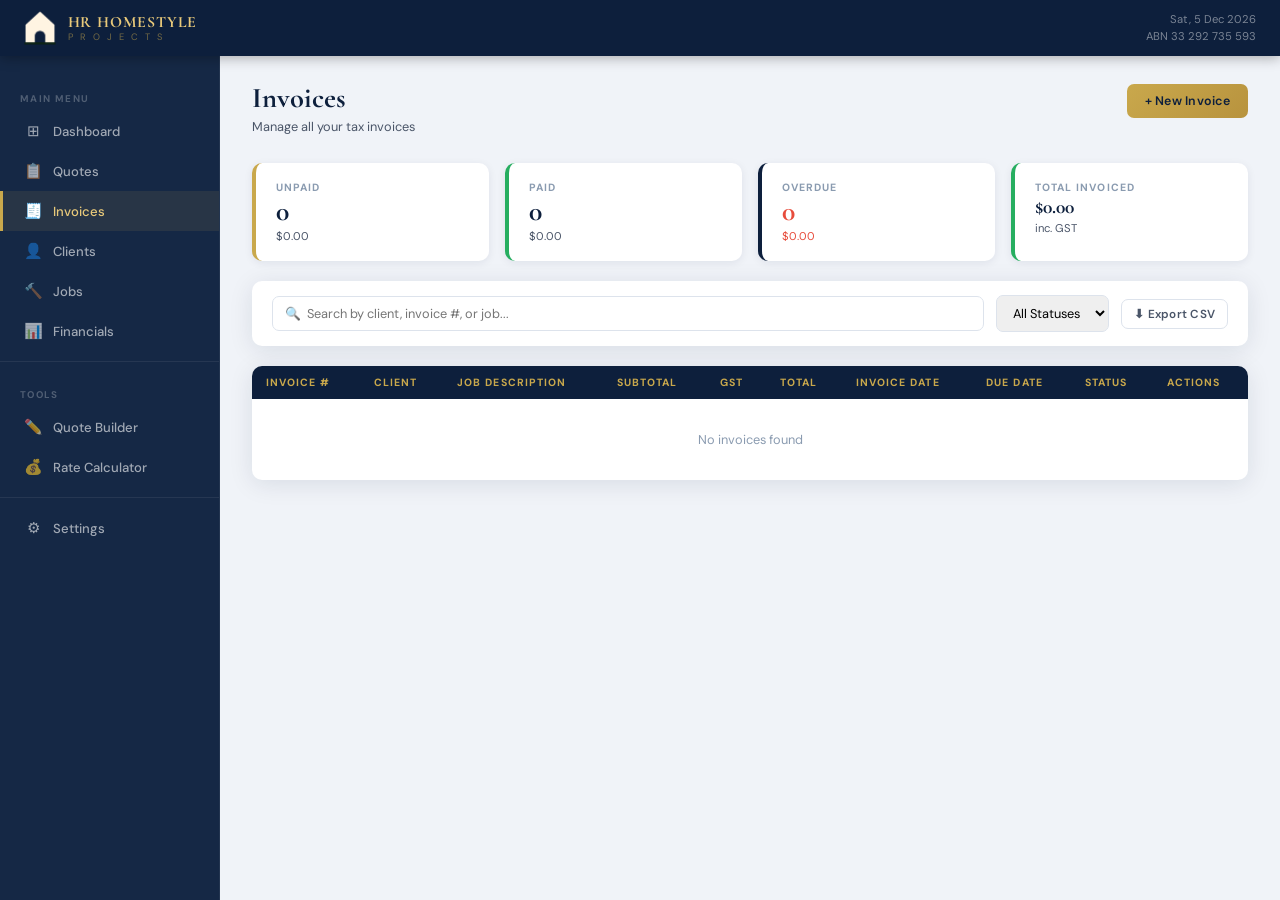
<file: pages/invoices.html>
<!DOCTYPE html>
<html lang="en">
<head>
<meta charset="UTF-8">
<meta name="viewport" content="width=device-width, initial-scale=1.0">
<title>Invoices — HR Homestyle Projects</title>
<link rel="stylesheet" href="../assets/app.css">
</head>
<body>
<div class="app-shell">
  <header class="app-topbar">
    <a href="../index.html" class="brand">
      <img src="../assets/logo.png" alt="HR Homestyle Projects">
      <div class="brand-text">
        <span class="brand-name">HR HOMESTYLE</span>
        <span class="brand-sub">P R O J E C T S</span>
      </div>
    </a>
    <div class="topbar-spacer"></div>
    <div class="topbar-info">
      <div id="topbar-date"></div>
      <div id="topbar-abn"></div>
    </div>
  </header>
  <nav class="app-sidebar">
    <div class="sidebar-section-label">Main Menu</div>
    <a href="../index.html" class="nav-item"><span class="nav-icon">⊞</span> Dashboard</a>
    <a href="quotes.html" class="nav-item"><span class="nav-icon">📋</span> Quotes</a>
    <a href="invoices.html" class="nav-item active"><span class="nav-icon">🧾</span> Invoices</a>
    <a href="clients.html" class="nav-item"><span class="nav-icon">👤</span> Clients</a>
    <a href="jobs.html" class="nav-item"><span class="nav-icon">🔨</span> Jobs</a>
    <a href="financials.html" class="nav-item"><span class="nav-icon">📊</span> Financials</a>
    <div class="nav-divider"></div>
    <div class="sidebar-section-label">Tools</div>
    <a href="quote-builder.html" class="nav-item"><span class="nav-icon">✏️</span> Quote Builder</a>
    <a href="rate-calculator.html" class="nav-item"><span class="nav-icon">💰</span> Rate Calculator</a>
    <div class="nav-divider"></div>
    <a href="settings.html" class="nav-item"><span class="nav-icon">⚙</span> Settings</a>
  </nav>
  <main class="app-main">
    <div class="page-header">
      <div>
        <div class="page-title">Invoices</div>
        <div class="page-subtitle">Manage all your tax invoices</div>
      </div>
      <a href="invoice-builder.html" class="btn btn-gold">+ New Invoice</a>
    </div>

    <!-- STAT CARDS -->
    <div class="stat-grid" id="invoiceStats" style="margin-bottom:20px"></div>

    <!-- FILTERS -->
    <div class="card" style="margin-bottom:20px">
      <div class="card-body" style="padding:14px 20px;display:flex;gap:12px;flex-wrap:wrap;align-items:center">
        <input id="searchInput" type="text" placeholder="🔍  Search by client, invoice #, or job..."
          style="flex:1;min-width:200px;padding:8px 12px;border:1.5px solid var(--border);border-radius:7px;font-family:var(--font-body);font-size:0.85rem">
        <select id="statusFilter" style="padding:8px 12px;border:1.5px solid var(--border);border-radius:7px;font-family:var(--font-body);font-size:0.85rem">
          <option value="">All Statuses</option>
          <option value="unpaid">Unpaid</option>
          <option value="paid">Paid</option>
          <option value="overdue">Overdue</option>
        </select>
        <button onclick="exportCSV()" class="btn btn-outline btn-sm">⬇ Export CSV</button>
      </div>
    </div>

    <div class="card">
      <div class="card-body" style="padding:0">
        <table class="data-table">
          <thead>
            <tr>
              <th>Invoice #</th>
              <th>Client</th>
              <th>Job Description</th>
              <th>Subtotal</th>
              <th>GST</th>
              <th>Total</th>
              <th>Invoice Date</th>
              <th>Due Date</th>
              <th>Status</th>
              <th>Actions</th>
            </tr>
          </thead>
          <tbody id="invoicesBody">
            <tr><td colspan="10" style="text-align:center;color:var(--text-light);padding:32px">
              No invoices yet — <a href="quotes.html" style="color:var(--gold)">convert a quote to get started</a>
            </td></tr>
          </tbody>
        </table>
      </div>
    </div>
  </main>
</div>

<script src="../assets/app.js"></script>
<script>
const statusBadge = {
  unpaid:  'badge-sent',
  paid:    'badge-complete',
  overdue: 'badge-expired'
};
const statusLabel = { unpaid: 'Unpaid', paid: 'Paid', overdue: 'Overdue' };

function renderStats() {
  const invs = InvoiceStore.getAll();
  const unpaid  = invs.filter(i => i.status === 'unpaid');
  const paid    = invs.filter(i => i.status === 'paid');
  const overdue = invs.filter(i => i.status === 'overdue');
  const unpaidVal  = unpaid.reduce((s,i) => s + (i.totals?.total || 0), 0);
  const paidVal    = paid.reduce((s,i)   => s + (i.totals?.total || 0), 0);
  const overdueVal = overdue.reduce((s,i)=> s + (i.totals?.total || 0), 0);
  document.getElementById('invoiceStats').innerHTML = `
    <div class="stat-card gold"><div class="stat-label">Unpaid</div><div class="stat-value">${unpaid.length}</div><div class="stat-sub">${Utils.fmtCurrency(unpaidVal)}</div></div>
    <div class="stat-card green"><div class="stat-label">Paid</div><div class="stat-value">${paid.length}</div><div class="stat-sub">${Utils.fmtCurrency(paidVal)}</div></div>
    <div class="stat-card navy"><div class="stat-label">Overdue</div><div class="stat-value" style="color:#e74c3c">${overdue.length}</div><div class="stat-sub" style="color:#e74c3c">${Utils.fmtCurrency(overdueVal)}</div></div>
    <div class="stat-card green"><div class="stat-label">Total Invoiced</div><div class="stat-value" style="font-size:1.3rem">${Utils.fmtCurrency(unpaidVal+paidVal+overdueVal)}</div><div class="stat-sub">inc. GST</div></div>
  `;
}

function renderInvoices() {
  const search = document.getElementById('searchInput').value.toLowerCase();
  const status = document.getElementById('statusFilter').value;
  let invs = InvoiceStore.getAll();

  // Auto-flag overdue
  const today = Utils.isoToday();
  invs.forEach(inv => {
    if (inv.status === 'unpaid' && inv.dueDate && inv.dueDate < today) {
      InvoiceStore.update(inv.id, { status: 'overdue' });
      inv.status = 'overdue';
    }
  });

  if (search) invs = invs.filter(i =>
    (i.clientName||'').toLowerCase().includes(search) ||
    ('INV-' + i.number).includes(search) ||
    (i.jobDescription||'').toLowerCase().includes(search)
  );
  if (status) invs = invs.filter(i => i.status === status);

  const tbody = document.getElementById('invoicesBody');
  if (!invs.length) {
    tbody.innerHTML = '<tr><td colspan="10" style="text-align:center;color:var(--text-light);padding:32px">No invoices found</td></tr>';
    return;
  }

  tbody.innerHTML = invs.map(inv => {
    const t = inv.totals || {};
    const isDue = inv.status === 'overdue';
    const dueStyle = isDue ? 'color:var(--danger);font-weight:600' : '';
    return `<tr>
      <td style="font-weight:700">
        <a href="invoice-builder.html?id=${inv.id}" style="color:var(--gold)">INV-${inv.number}</a>
        ${inv.sourceQuoteNumber ? `<div style="font-size:0.72rem;color:var(--text-light);font-weight:400">from Quote #${inv.sourceQuoteNumber}</div>` : ''}
      </td>
      <td>${Utils.escHtml(inv.clientName||'—')}</td>
      <td style="color:var(--text-mid)">${Utils.escHtml(inv.jobDescription||'—')}</td>
      <td style="font-variant-numeric:tabular-nums">${Utils.fmtCurrency(t.subtotal||0)}</td>
      <td style="font-variant-numeric:tabular-nums">${Utils.fmtCurrency(t.gst||0)}</td>
      <td style="font-variant-numeric:tabular-nums;font-weight:700">${Utils.fmtCurrency(t.total||0)}</td>
      <td>${Utils.fmtDate(inv.date)}</td>
      <td style="${dueStyle}">${Utils.fmtDate(inv.dueDate)}</td>
      <td><span class="badge ${statusBadge[inv.status]||'badge-draft'}">${statusLabel[inv.status]||inv.status}</span></td>
      <td>
        <a href="invoice-builder.html?id=${inv.id}" class="btn btn-outline btn-sm">Edit</a>
        <select onchange="updateStatus('${inv.id}',this.value)" style="margin-left:4px;padding:4px 6px;border:1px solid var(--border);border-radius:5px;font-size:0.78rem">
          <option value="unpaid"  ${inv.status==='unpaid' ?'selected':''}>Unpaid</option>
          <option value="paid"    ${inv.status==='paid'   ?'selected':''}>Paid</option>
          <option value="overdue" ${inv.status==='overdue'?'selected':''}>Overdue</option>
        </select>
        <button onclick="deleteInvoice('${inv.id}')" class="btn btn-danger btn-sm" style="margin-left:4px">✕</button>
      </td>
    </tr>`;
  }).join('');
}

function updateStatus(id, status) {
  InvoiceStore.update(id, { status, updatedAt: new Date().toISOString() });
  renderInvoices();
  renderStats();
  Toast.success('Status updated');
}

function deleteInvoice(id) {
  if (!confirm('Delete this invoice? This cannot be undone.')) return;
  InvoiceStore.delete(id);
  renderInvoices();
  renderStats();
  Toast.success('Invoice deleted');
}

function exportCSV() {
  const invs = InvoiceStore.getAll();
  if (!invs.length) { Toast.info('No invoices to export'); return; }
  const rows = [['Invoice #','Client','Job','Subtotal','GST','Total','Invoice Date','Due Date','Status']];
  invs.forEach(inv => {
    const t = inv.totals || {};
    rows.push([
      'INV-' + inv.number,
      inv.clientName||'', inv.jobDescription||'',
      t.subtotal||0, t.gst||0, t.total||0,
      inv.date||'', inv.dueDate||'', inv.status||''
    ]);
  });
  const csv = rows.map(r => r.map(c => `"${c}"`).join(',')).join('\n');
  const a = document.createElement('a');
  a.href = 'data:text/csv;charset=utf-8,' + encodeURIComponent(csv);
  a.download = 'HR-Invoices-' + Utils.isoToday() + '.csv';
  a.click();
  Toast.success('Exported to CSV');
}

document.getElementById('searchInput').addEventListener('input', renderInvoices);
document.getElementById('statusFilter').addEventListener('change', renderInvoices);
renderStats();
renderInvoices();
window._pageRefresh = function() { renderStats(); renderInvoices(); };
</script>
</body>
</html>
</file>
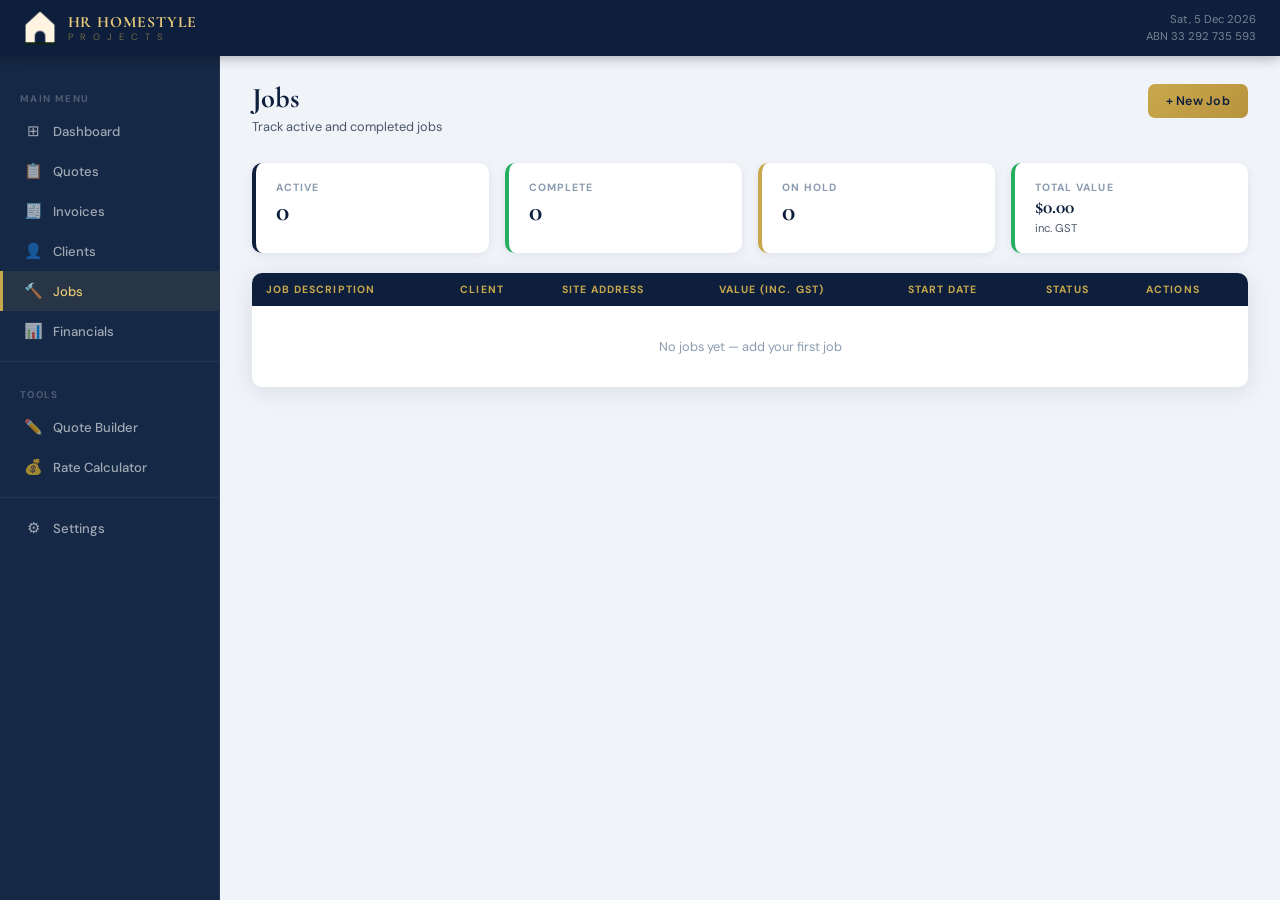
<file: pages/jobs.html>
<!DOCTYPE html>
<html lang="en">
<head>
<meta charset="UTF-8">
<meta name="viewport" content="width=device-width, initial-scale=1.0">
<title>Jobs — HR Homestyle Projects</title>
<link rel="stylesheet" href="../assets/app.css">
</head>
<body>
<div class="app-shell">
  <header class="app-topbar">
    <a href="../index.html" class="brand">
      <img src="../assets/logo.png" alt="HR Homestyle Projects">
      <div class="brand-text"><span class="brand-name">HR HOMESTYLE</span><span class="brand-sub">P R O J E C T S</span></div>
    </a>
    <div class="topbar-spacer"></div>
    <div class="topbar-info">
      <div id="topbar-date"></div>
      <div id="topbar-abn"></div>
    </div>
  </header>
  <nav class="app-sidebar">
    <div class="sidebar-section-label">Main Menu</div>
    <a href="../index.html" class="nav-item"><span class="nav-icon">⊞</span> Dashboard</a>
    <a href="quotes.html" class="nav-item"><span class="nav-icon">📋</span> Quotes</a>
    <a href="invoices.html" class="nav-item"><span class="nav-icon">🧾</span> Invoices</a>
    <a href="clients.html" class="nav-item"><span class="nav-icon">👤</span> Clients</a>
    <a href="jobs.html" class="nav-item active"><span class="nav-icon">🔨</span> Jobs</a>
    <a href="financials.html" class="nav-item"><span class="nav-icon">📊</span> Financials</a>
    <div class="nav-divider"></div>
    <div class="sidebar-section-label">Tools</div>
    <a href="quote-builder.html" class="nav-item"><span class="nav-icon">✏️</span> Quote Builder</a>
    <a href="rate-calculator.html" class="nav-item"><span class="nav-icon">💰</span> Rate Calculator</a>
    <div class="nav-divider"></div>
    <a href="settings.html" class="nav-item"><span class="nav-icon">⚙</span> Settings</a>
  </nav>
  <main class="app-main">
    <div class="page-header">
      <div>
        <div class="page-title">Jobs</div>
        <div class="page-subtitle">Track active and completed jobs</div>
      </div>
      <button onclick="Modal.open('addJobModal')" class="btn btn-gold">+ New Job</button>
    </div>

    <div class="stat-grid" id="jobStats" style="margin-bottom:20px"></div>

    <div class="card">
      <div class="card-body" style="padding:0">
        <table class="data-table">
          <thead>
            <tr><th>Job Description</th><th>Client</th><th>Site Address</th><th>Value (inc. GST)</th><th>Start Date</th><th>Status</th><th>Actions</th></tr>
          </thead>
          <tbody id="jobsBody"></tbody>
        </table>
      </div>
    </div>
  </main>
</div>

<!-- ADD JOB MODAL -->
<div class="modal-overlay" id="addJobModal">
  <div class="modal">
    <div class="modal-header">
      <h3>Add New Job</h3>
      <button class="modal-close" onclick="Modal.close('addJobModal')">✕</button>
    </div>
    <div class="modal-body">
      <div class="form-group"><label>Job Description *</label><input id="j_desc" placeholder="e.g. Kitchen renovation — 45 Example St"></div>
      <div class="form-row">
        <div class="form-group"><label>Client Name</label><input id="j_client" placeholder="Client or company name"></div>
        <div class="form-group"><label>Site Address</label><input id="j_site" placeholder="Work site address"></div>
      </div>
      <div class="form-row">
        <div class="form-group"><label>Job Value (inc. GST) $</label><input id="j_value" type="number" placeholder="0.00" min="0" step="0.01"></div>
        <div class="form-group"><label>Start Date</label><input id="j_start" type="date"></div>
      </div>
      <div class="form-group"><label>Status</label>
        <select id="j_status">
          <option value="active">Active</option>
          <option value="complete">Complete</option>
          <option value="on-hold">On Hold</option>
        </select>
      </div>
      <div class="form-group"><label>Notes</label><textarea id="j_notes" rows="2" placeholder="Job notes, special instructions..."></textarea></div>
    </div>
    <div class="modal-footer">
      <button onclick="Modal.close('addJobModal')" class="btn btn-outline">Cancel</button>
      <button onclick="saveJob()" class="btn btn-gold">Save Job</button>
    </div>
  </div>
</div>

<script src="../assets/app.js"></script>
<script>
function renderJobStats() {
  const jobs = JobStore.getAll();
  const active   = jobs.filter(j => j.status === 'active');
  const complete = jobs.filter(j => j.status === 'complete');
  const onHold   = jobs.filter(j => j.status === 'on-hold');
  const totalVal = jobs.reduce((s,j) => s + (parseFloat(j.value)||0), 0);
  document.getElementById('jobStats').innerHTML = `
    <div class="stat-card navy"><div class="stat-label">Active</div><div class="stat-value">${active.length}</div></div>
    <div class="stat-card green"><div class="stat-label">Complete</div><div class="stat-value">${complete.length}</div></div>
    <div class="stat-card gold"><div class="stat-label">On Hold</div><div class="stat-value">${onHold.length}</div></div>
    <div class="stat-card green"><div class="stat-label">Total Value</div><div class="stat-value" style="font-size:1.3rem">${Utils.fmtCurrency(totalVal)}</div><div class="stat-sub">inc. GST</div></div>
  `;
}

function renderJobs() {
  const jobs = JobStore.getAll();
  const tbody = document.getElementById('jobsBody');
  const statusBadge = { active:'badge-active', complete:'badge-complete', 'on-hold':'badge-draft' };
  if (!jobs.length) {
    tbody.innerHTML = '<tr><td colspan="7" style="text-align:center;color:var(--text-light);padding:32px">No jobs yet — add your first job</td></tr>';
    return;
  }
  tbody.innerHTML = jobs.map(j => `<tr>
    <td style="font-weight:600">${Utils.escHtml(j.description||'—')}</td>
    <td>${Utils.escHtml(j.clientName||'—')}</td>
    <td style="font-size:0.82rem;color:var(--text-mid)">${Utils.escHtml(j.siteAddress||'—')}</td>
    <td style="font-variant-numeric:tabular-nums;font-weight:600">${Utils.fmtCurrency(j.value||0)}</td>
    <td>${Utils.fmtDate(j.startDate)}</td>
    <td><span class="badge ${statusBadge[j.status]||'badge-draft'}">${j.status||'active'}</span></td>
    <td>
      <select onchange="updateJobStatus('${j.id}',this.value)" style="padding:4px 8px;border:1px solid var(--border);border-radius:5px;font-size:0.78rem">
        <option value="active"   ${j.status==='active'?'selected':''}>Active</option>
        <option value="complete" ${j.status==='complete'?'selected':''}>Complete</option>
        <option value="on-hold"  ${j.status==='on-hold'?'selected':''}>On Hold</option>
      </select>
      <button onclick="deleteJob('${j.id}')" class="btn btn-danger btn-sm" style="margin-left:4px">✕</button>
    </td>
  </tr>`).join('');
}

function saveJob() {
  const desc = document.getElementById('j_desc').value.trim();
  if (!desc) { Toast.error('Job description is required'); return; }
  const job = {
    id: Utils.id(), description: desc,
    clientName:  document.getElementById('j_client').value.trim(),
    siteAddress: document.getElementById('j_site').value.trim(),
    value:       parseFloat(document.getElementById('j_value').value) || 0,
    startDate:   document.getElementById('j_start').value,
    status:      document.getElementById('j_status').value,
    notes:       document.getElementById('j_notes').value.trim(),
    created:     Utils.isoToday()
  };
  JobStore.add(job);
  Modal.close('addJobModal');
  renderJobs(); renderJobStats();
  Toast.success('Job added');
}

function updateJobStatus(id, status) {
  JobStore.update(id, { status });
  renderJobs(); renderJobStats();
  Toast.success('Status updated');
}

function deleteJob(id) {
  if (!confirm('Delete this job?')) return;
  JobStore.delete(id);
  renderJobs(); renderJobStats();
  Toast.success('Job deleted');
}

function checkQuoteConversion() {
  const params = new URLSearchParams(window.location.search);
  if (params.get('from') !== 'quote') return;
  const desc   = params.get('desc')   || '';
  const client = params.get('client') || '';
  const site   = params.get('site')   || '';
  const value  = params.get('value')  || '';
  const today  = new Date().toISOString().split('T')[0];
  if (desc)   document.getElementById('j_desc').value   = desc;
  if (client) document.getElementById('j_client').value = client;
  if (site)   document.getElementById('j_site').value   = site;
  if (value)  document.getElementById('j_value').value  = value;
  document.getElementById('j_start').value = today;
  Modal.open('addJobModal');
}

document.getElementById('j_start').value = Utils.isoToday();
renderJobStats();
renderJobs();
checkQuoteConversion();
window._pageRefresh = function() { renderJobStats(); renderJobs(); };
</script>
</body>
</html>
</file>
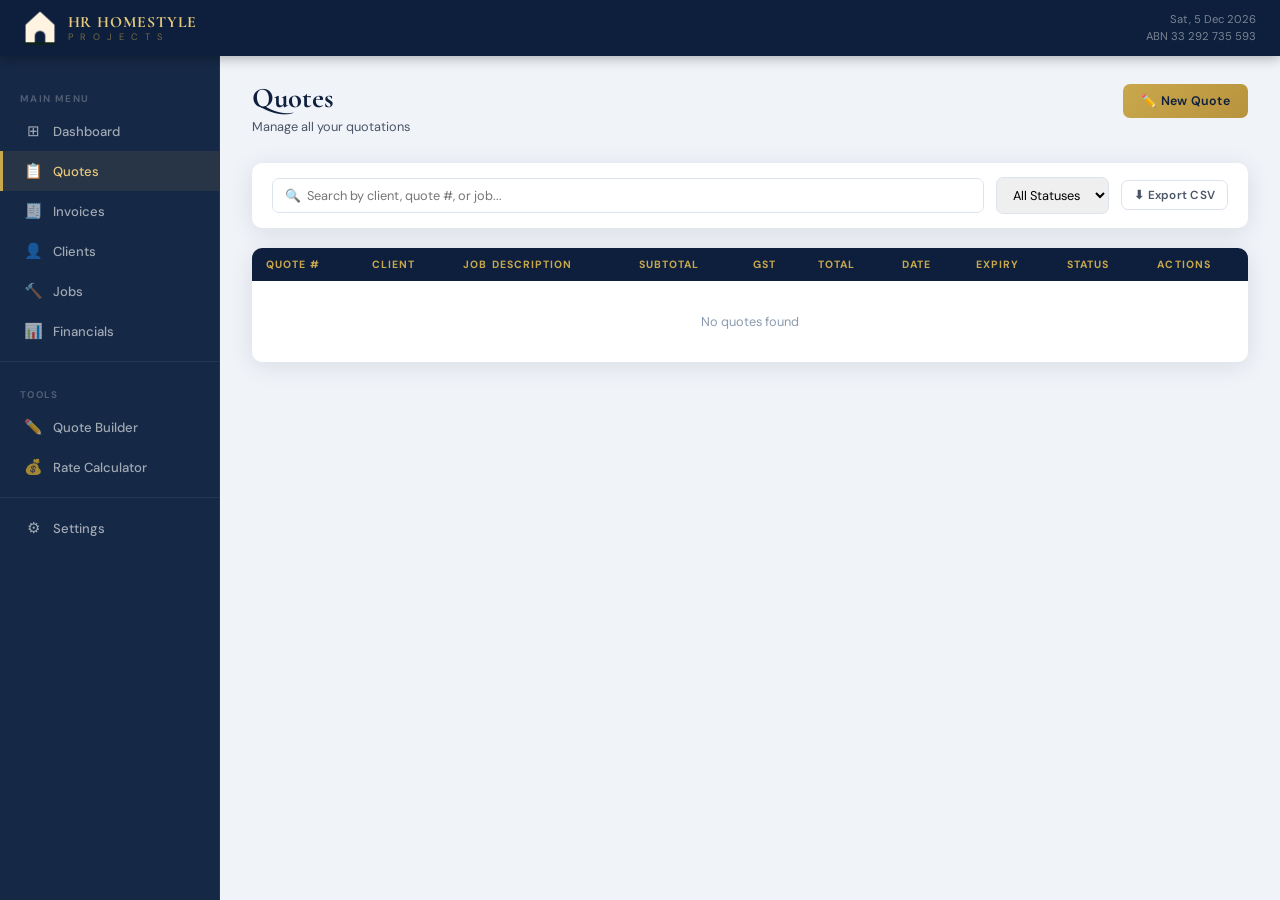
<file: pages/quotes.html>
<!DOCTYPE html>
<html lang="en">
<head>
<meta charset="UTF-8">
<meta name="viewport" content="width=device-width, initial-scale=1.0">
<title>Quotes — HR Homestyle Projects</title>
<link rel="stylesheet" href="../assets/app.css">
</head>
<body>
<div class="app-shell">
  <header class="app-topbar">
    <a href="../index.html" class="brand">
      <img src="../assets/logo.png" alt="HR Homestyle Projects">
      <div class="brand-text">
        <span class="brand-name">HR HOMESTYLE</span>
        <span class="brand-sub">P R O J E C T S</span>
      </div>
    </a>
    <div class="topbar-spacer"></div>
    <div class="topbar-info">
      <div id="topbar-date"></div>
      <div id="topbar-abn"></div>
    </div>
  </header>
  <nav class="app-sidebar">
    <div class="sidebar-section-label">Main Menu</div>
    <a href="../index.html" class="nav-item"><span class="nav-icon">⊞</span> Dashboard</a>
    <a href="quotes.html" class="nav-item active"><span class="nav-icon">📋</span> Quotes</a>
    <a href="invoices.html" class="nav-item"><span class="nav-icon">🧾</span> Invoices</a>
    <a href="clients.html" class="nav-item"><span class="nav-icon">👤</span> Clients</a>
    <a href="jobs.html" class="nav-item"><span class="nav-icon">🔨</span> Jobs</a>
    <a href="financials.html" class="nav-item"><span class="nav-icon">📊</span> Financials</a>
    <div class="nav-divider"></div>
    <div class="sidebar-section-label">Tools</div>
    <a href="quote-builder.html" class="nav-item"><span class="nav-icon">✏️</span> Quote Builder</a>
    <a href="rate-calculator.html" class="nav-item"><span class="nav-icon">💰</span> Rate Calculator</a>
    <div class="nav-divider"></div>
    <a href="settings.html" class="nav-item"><span class="nav-icon">⚙</span> Settings</a>
  </nav>
  <main class="app-main">
    <div class="page-header">
      <div>
        <div class="page-title">Quotes</div>
        <div class="page-subtitle">Manage all your quotations</div>
      </div>
      <a href="quote-builder.html" class="btn btn-gold">✏️ New Quote</a>
    </div>

    <!-- FILTERS -->
    <div class="card" style="margin-bottom:20px">
      <div class="card-body" style="padding:14px 20px;display:flex;gap:12px;flex-wrap:wrap;align-items:center">
        <input id="searchInput" type="text" placeholder="🔍  Search by client, quote #, or job..." style="flex:1;min-width:200px;padding:8px 12px;border:1.5px solid var(--border);border-radius:7px;font-family:var(--font-body);font-size:0.85rem">
        <select id="statusFilter" style="padding:8px 12px;border:1.5px solid var(--border);border-radius:7px;font-family:var(--font-body);font-size:0.85rem">
          <option value="">All Statuses</option>
          <option value="draft">Draft</option>
          <option value="sent">Sent</option>
          <option value="accepted">Accepted</option>
          <option value="expired">Expired</option>
        </select>
        <button onclick="exportCSV()" class="btn btn-outline btn-sm">⬇ Export CSV</button>
      </div>
    </div>

    <div class="card">
      <div class="card-body" style="padding:0">
        <table class="data-table">
          <thead>
            <tr>
              <th>Quote #</th>
              <th>Client</th>
              <th>Job Description</th>
              <th>Subtotal</th>
              <th>GST</th>
              <th>Total</th>
              <th>Date</th>
              <th>Expiry</th>
              <th>Status</th>
              <th>Actions</th>
            </tr>
          </thead>
          <tbody id="quotesBody">
            <tr><td colspan="10" style="text-align:center;color:var(--text-light);padding:32px">No quotes yet — <a href="quote-builder.html" style="color:var(--gold)">create your first quote</a></td></tr>
          </tbody>
        </table>
      </div>
    </div>
  </main>
</div>

<script src="../assets/app.js"></script>
<script>

const badges = { draft:'badge-draft', sent:'badge-sent', accepted:'badge-accepted', expired:'badge-expired' };

function renderQuotes() {
  const search = document.getElementById('searchInput').value.toLowerCase();
  const status = document.getElementById('statusFilter').value;
  let quotes = QuoteStore.getAll();
  if (search) quotes = quotes.filter(q =>
    (q.clientName||'').toLowerCase().includes(search) ||
    (q.number+'').includes(search) ||
    (q.jobDescription||'').toLowerCase().includes(search)
  );
  if (status) quotes = quotes.filter(q => q.status === status);

  const tbody = document.getElementById('quotesBody');
  if (!quotes.length) {
    tbody.innerHTML = '<tr><td colspan="10" style="text-align:center;color:var(--text-light);padding:32px">No quotes found</td></tr>';
    return;
  }
  const today = new Date();
  tbody.innerHTML = quotes.map(q => {
    const t = q.totals || {};
    const isExpired = q.expiry && new Date(q.expiry) < today && q.status !== 'accepted';
    const expiryStyle = isExpired ? 'color:var(--danger);font-weight:600' : '';
    return `<tr>
      <td style="font-weight:700"><a href="quote-builder.html?id=${q.id}" style="color:var(--gold)">#${q.number}</a></td>
      <td>${Utils.escHtml(q.clientName||'—')}</td>
      <td style="color:var(--text-mid)">${Utils.escHtml(q.jobDescription||'—')}</td>
      <td style="font-variant-numeric:tabular-nums">${Utils.fmtCurrency(t.subtotal||0)}</td>
      <td style="font-variant-numeric:tabular-nums">${Utils.fmtCurrency(t.gst||0)}</td>
      <td style="font-variant-numeric:tabular-nums;font-weight:700">${Utils.fmtCurrency(t.total||0)}</td>
      <td>${Utils.fmtDate(q.date)}</td>
      <td style="${expiryStyle}">${Utils.fmtDate(q.expiry)}</td>
      <td><span class="badge ${badges[q.status]||'badge-draft'}">${q.status||'draft'}</span></td>
      <td>
        <a href="quote-builder.html?id=${q.id}" class="btn btn-outline btn-sm">Edit</a>
        <button onclick="convertToInvoice('${q.id}')" class="btn btn-navy btn-sm" style="margin-left:4px" title="Convert to Invoice">🧾 Invoice</button>
        ${q.status === 'accepted' ? `<button onclick="convertToJob('${q.id}')" class="btn btn-navy btn-sm" style="margin-left:4px" title="Convert to Job">→ Job</button>` : ''}
        <button onclick="deleteQuote('${q.id}')" class="btn btn-danger btn-sm" style="margin-left:4px">✕</button>
      </td>
    </tr>`;
  }).join('');
}

function convertToJob(id) {
  const q = QuoteStore.get(id);
  if (!q) return;
  const params = new URLSearchParams({
    from: 'quote',
    quoteId: q.id,
    desc: q.jobDescription || '',
    client: q.clientName || '',
    site: q.siteAddress || '',
    value: q.totals?.total || 0
  });
  window.location.href = 'jobs.html?' + params.toString();
}

function convertToInvoice(id) {
  const q = QuoteStore.get(id);
  if (!q) return;
  const inv = {
    id: Utils.id(),
    number: InvoiceStore.nextNumber(),
    sourceQuoteId: q.id,
    sourceQuoteNumber: q.number,
    clientId: q.clientId || null,
    clientName: q.clientName || '',
    contact: q.contact || '',
    address1: q.address1 || '',
    address2: q.address2 || '',
    clientPhone: q.clientPhone || '',
    clientEmail: q.clientEmail || '',
    jobDescription: q.jobDescription || '',
    siteAddress: q.siteAddress || '',
    date: Utils.isoToday(),
    dueDate: Utils.addDays(Utils.isoToday(), 14),
    paymentTerms: '14 days',
    status: 'unpaid',
    items: q.items || [],
    totals: q.totals || { subtotal: 0, gst: 0, total: 0 },
    notes: q.notes || '',
    company: q.company || {},
    banking: q.banking || {},
    materialCost: q.materialCost || '',
    labourCost: q.labourCost || '',
    otherCost: q.otherCost || '',
    createdAt: new Date().toISOString(),
    updatedAt: new Date().toISOString()
  };
  InvoiceStore.add(inv);
  window.location.href = 'invoice-builder.html?id=' + inv.id;
}

function deleteQuote(id) {
  if (!confirm('Delete this quote? This cannot be undone.')) return;
  QuoteStore.delete(id);
  renderQuotes();
  Toast.success('Quote deleted');
}

function exportCSV() {
  const quotes = QuoteStore.getAll();
  if (!quotes.length) { Toast.info('No quotes to export'); return; }
  const rows = [['Quote #','Client','Job','Subtotal','GST','Total','Date','Expiry','Status']];
  quotes.forEach(q => {
    const t = q.totals || {};
    rows.push([q.number, q.clientName||'', q.jobDescription||'', t.subtotal||0, t.gst||0, t.total||0, q.date||'', q.expiry||'', q.status||'']);
  });
  const csv = rows.map(r => r.map(c => `"${c}"`).join(',')).join('\n');
  const a = document.createElement('a');
  a.href = 'data:text/csv;charset=utf-8,' + encodeURIComponent(csv);
  a.download = 'HR-Quotes-' + Utils.isoToday() + '.csv';
  a.click();
  Toast.success('Exported to CSV');
}

document.getElementById('searchInput').addEventListener('input', renderQuotes);
document.getElementById('statusFilter').addEventListener('change', renderQuotes);
renderQuotes();
window._pageRefresh = renderQuotes;
</script>
</body>
</html>
</file>
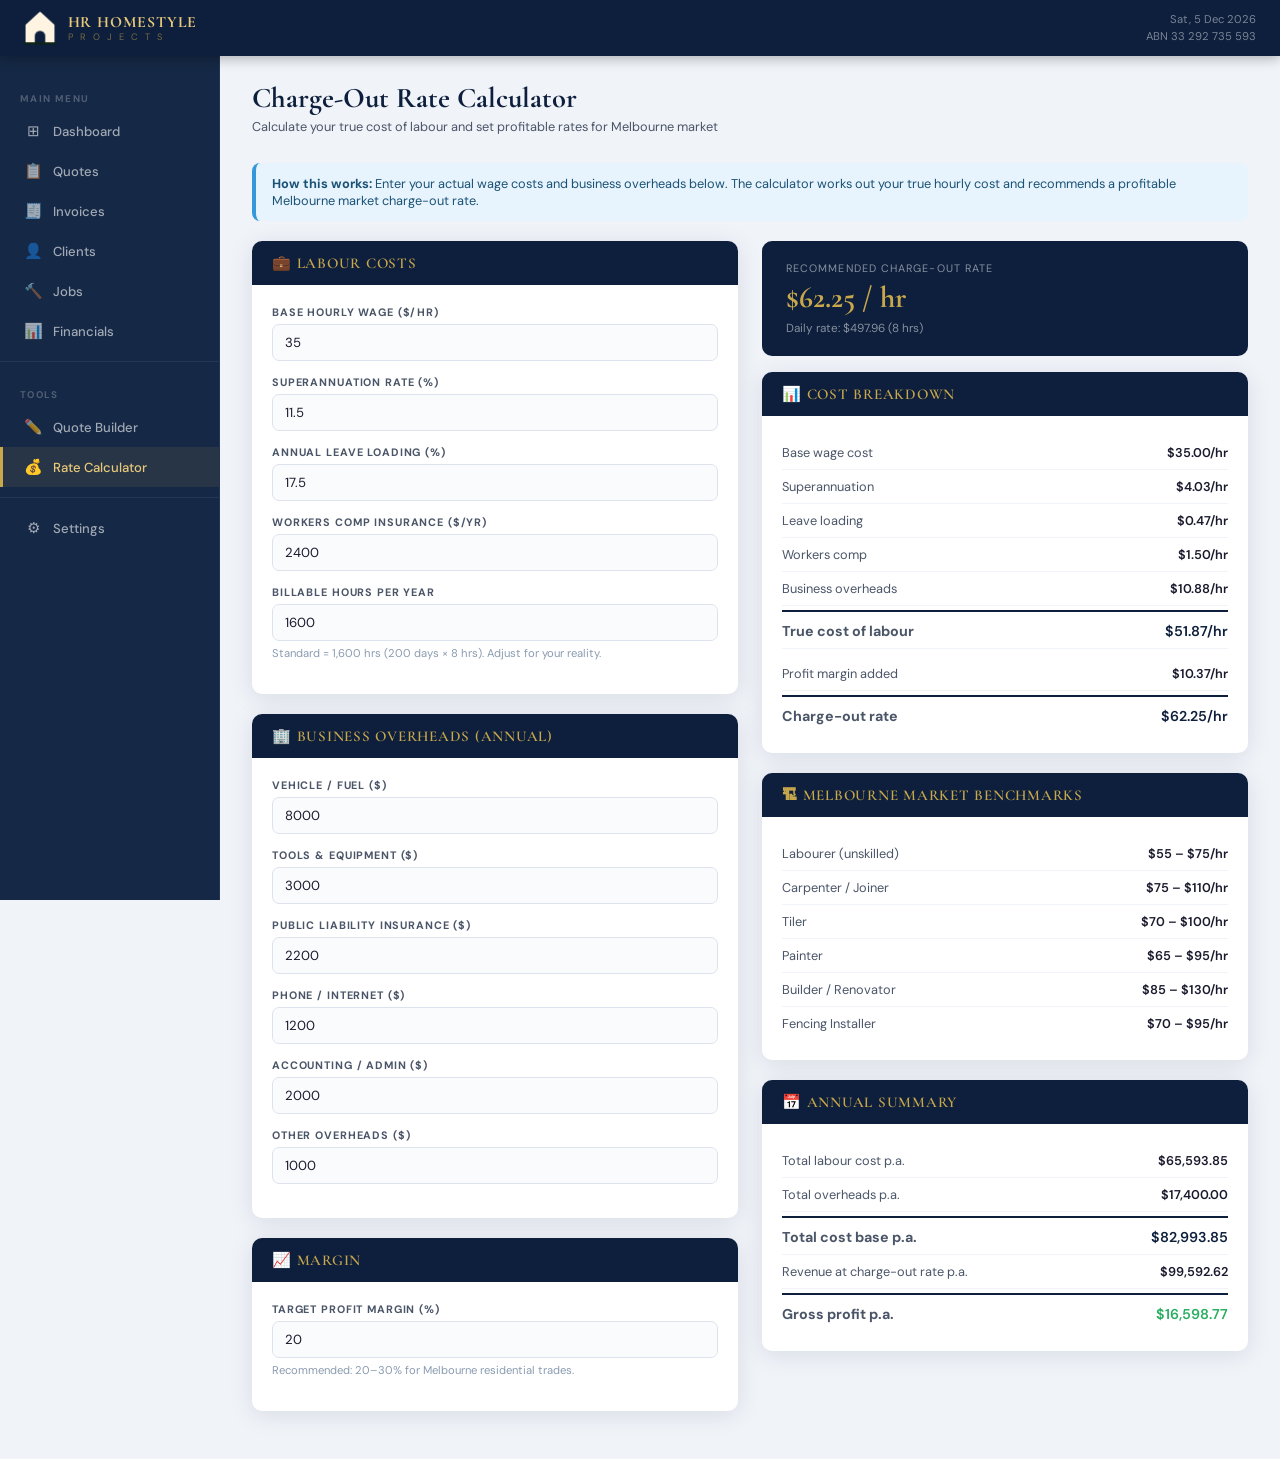
<file: pages/rate-calculator.html>
<!DOCTYPE html>
<html lang="en">
<head>
<meta charset="UTF-8">
<meta name="viewport" content="width=device-width, initial-scale=1.0">
<title>Rate Calculator — HR Homestyle Projects</title>
<link rel="stylesheet" href="../assets/app.css">
<style>
  .result-box { background: var(--navy); border-radius: var(--radius); padding: 20px 24px; color: white; margin-bottom: 16px; }
  .result-box .r-label { font-size: 0.72rem; text-transform: uppercase; letter-spacing: 0.1em; color: rgba(255,255,255,0.5); margin-bottom: 4px; }
  .result-box .r-value { font-family: var(--font-display); font-size: 2rem; font-weight: 700; color: var(--gold); }
  .result-box .r-sub { font-size: 0.78rem; color: rgba(255,255,255,0.5); margin-top: 4px; }
  .calc-row { display:flex; justify-content:space-between; padding:8px 0; border-bottom:1px solid #f0f3f8; font-size:0.85rem; }
  .calc-row:last-child { border-bottom:none; }
  .calc-row .label { color:var(--text-mid); }
  .calc-row .value { font-weight:600; font-variant-numeric:tabular-nums; }
  .calc-row.total { color:var(--navy); font-weight:700; font-size:0.95rem; border-top:2px solid var(--navy); padding-top:10px; margin-top:4px; }
</style>
</head>
<body>
<div class="app-shell">
  <header class="app-topbar">
    <a href="../index.html" class="brand">
      <img src="../assets/logo.png" alt="HR Homestyle Projects">
      <div class="brand-text"><span class="brand-name">HR HOMESTYLE</span><span class="brand-sub">P R O J E C T S</span></div>
    </a>
    <div class="topbar-spacer"></div>
    <div class="topbar-info">
      <div id="topbar-date"></div>
      <div id="topbar-abn"></div>
    </div>
  </header>
  <nav class="app-sidebar">
    <div class="sidebar-section-label">Main Menu</div>
    <a href="../index.html" class="nav-item"><span class="nav-icon">⊞</span> Dashboard</a>
    <a href="quotes.html" class="nav-item"><span class="nav-icon">📋</span> Quotes</a>
    <a href="invoices.html" class="nav-item"><span class="nav-icon">🧾</span> Invoices</a>
    <a href="clients.html" class="nav-icon nav-item"><span class="nav-icon">👤</span> Clients</a>
    <a href="jobs.html" class="nav-item"><span class="nav-icon">🔨</span> Jobs</a>
    <a href="financials.html" class="nav-item"><span class="nav-icon">📊</span> Financials</a>
    <div class="nav-divider"></div>
    <div class="sidebar-section-label">Tools</div>
    <a href="quote-builder.html" class="nav-item"><span class="nav-icon">✏️</span> Quote Builder</a>
    <a href="rate-calculator.html" class="nav-item active"><span class="nav-icon">💰</span> Rate Calculator</a>
    <div class="nav-divider"></div>
    <a href="settings.html" class="nav-item"><span class="nav-icon">⚙</span> Settings</a>
  </nav>
  <main class="app-main">
    <div class="page-header">
      <div>
        <div class="page-title">Charge-Out Rate Calculator</div>
        <div class="page-subtitle">Calculate your true cost of labour and set profitable rates for Melbourne market</div>
      </div>
    </div>

    <div class="alert alert-info" style="margin-bottom:20px">
      <strong>How this works:</strong> Enter your actual wage costs and business overheads below. The calculator works out your true hourly cost and recommends a profitable Melbourne market charge-out rate.
    </div>

    <div style="display:grid;grid-template-columns:1fr 1fr;gap:24px">

      <!-- INPUTS -->
      <div>
        <div class="card">
          <div class="card-header"><h3>💼 Labour Costs</h3></div>
          <div class="card-body">
            <div class="form-group"><label>Base Hourly Wage ($/hr)</label><input id="wage" type="number" value="35" min="0" step="0.5" oninput="calculate()"></div>
            <div class="form-group"><label>Superannuation Rate (%)</label><input id="super" type="number" value="11.5" min="0" max="20" step="0.1" oninput="calculate()"></div>
            <div class="form-group"><label>Annual Leave Loading (%)</label><input id="leave" type="number" value="17.5" min="0" step="0.1" oninput="calculate()"></div>
            <div class="form-group"><label>Workers Comp Insurance ($/yr)</label><input id="wcomp" type="number" value="2400" min="0" oninput="calculate()"></div>
            <div class="form-group"><label>Billable Hours Per Year</label><input id="billable" type="number" value="1600" min="100" max="2500" oninput="calculate()">
              <small style="color:var(--text-light);font-size:0.75rem">Standard = 1,600 hrs (200 days × 8 hrs). Adjust for your reality.</small>
            </div>
          </div>
        </div>

        <div class="card">
          <div class="card-header"><h3>🏢 Business Overheads (Annual)</h3></div>
          <div class="card-body">
            <div class="form-group"><label>Vehicle / Fuel ($)</label><input id="vehicle" type="number" value="8000" min="0" oninput="calculate()"></div>
            <div class="form-group"><label>Tools & Equipment ($)</label><input id="tools" type="number" value="3000" min="0" oninput="calculate()"></div>
            <div class="form-group"><label>Public Liability Insurance ($)</label><input id="pli" type="number" value="2200" min="0" oninput="calculate()"></div>
            <div class="form-group"><label>Phone / Internet ($)</label><input id="phone" type="number" value="1200" min="0" oninput="calculate()"></div>
            <div class="form-group"><label>Accounting / Admin ($)</label><input id="admin" type="number" value="2000" min="0" oninput="calculate()"></div>
            <div class="form-group"><label>Other Overheads ($)</label><input id="other" type="number" value="1000" min="0" oninput="calculate()"></div>
          </div>
        </div>

        <div class="card">
          <div class="card-header"><h3>📈 Margin</h3></div>
          <div class="card-body">
            <div class="form-group">
              <label>Target Profit Margin (%)</label>
              <input id="margin" type="number" value="20" min="0" max="100" oninput="calculate()">
              <small style="color:var(--text-light);font-size:0.75rem">Recommended: 20–30% for Melbourne residential trades.</small>
            </div>
          </div>
        </div>
      </div>

      <!-- RESULTS -->
      <div>
        <div class="result-box">
          <div class="r-label">Recommended Charge-Out Rate</div>
          <div class="r-value" id="res_chargeout">$0.00 / hr</div>
          <div class="r-sub" id="res_daily">Daily rate: $0.00 (8 hrs)</div>
        </div>

        <div class="card">
          <div class="card-header"><h3>📊 Cost Breakdown</h3></div>
          <div class="card-body">
            <div class="calc-row"><span class="label">Base wage cost</span><span class="value" id="br_wage">$0.00/hr</span></div>
            <div class="calc-row"><span class="label">Superannuation</span><span class="value" id="br_super">$0.00/hr</span></div>
            <div class="calc-row"><span class="label">Leave loading</span><span class="value" id="br_leave">$0.00/hr</span></div>
            <div class="calc-row"><span class="label">Workers comp</span><span class="value" id="br_wcomp">$0.00/hr</span></div>
            <div class="calc-row"><span class="label">Business overheads</span><span class="value" id="br_overhead">$0.00/hr</span></div>
            <div class="calc-row total"><span class="label">True cost of labour</span><span class="value" id="br_truecost">$0.00/hr</span></div>
            <div class="calc-row" style="margin-top:8px"><span class="label">Profit margin added</span><span class="value" id="br_profit">$0.00/hr</span></div>
            <div class="calc-row total"><span class="label">Charge-out rate</span><span class="value" id="br_rate">$0.00/hr</span></div>
          </div>
        </div>

        <div class="card">
          <div class="card-header"><h3>🏗 Melbourne Market Benchmarks</h3></div>
          <div class="card-body">
            <div class="calc-row"><span class="label">Labourer (unskilled)</span><span class="value">$55 – $75/hr</span></div>
            <div class="calc-row"><span class="label">Carpenter / Joiner</span><span class="value">$75 – $110/hr</span></div>
            <div class="calc-row"><span class="label">Tiler</span><span class="value">$70 – $100/hr</span></div>
            <div class="calc-row"><span class="label">Painter</span><span class="value">$65 – $95/hr</span></div>
            <div class="calc-row"><span class="label">Builder / Renovator</span><span class="value">$85 – $130/hr</span></div>
            <div class="calc-row"><span class="label">Fencing Installer</span><span class="value">$70 – $95/hr</span></div>
          </div>
        </div>

        <div class="card">
          <div class="card-header"><h3>📅 Annual Summary</h3></div>
          <div class="card-body">
            <div class="calc-row"><span class="label">Total labour cost p.a.</span><span class="value" id="ann_labour">$0</span></div>
            <div class="calc-row"><span class="label">Total overheads p.a.</span><span class="value" id="ann_overhead">$0</span></div>
            <div class="calc-row total"><span class="label">Total cost base p.a.</span><span class="value" id="ann_cost">$0</span></div>
            <div class="calc-row"><span class="label">Revenue at charge-out rate p.a.</span><span class="value" id="ann_revenue">$0</span></div>
            <div class="calc-row total"><span class="label">Gross profit p.a.</span><span class="value" id="ann_profit" style="color:var(--success)">$0</span></div>
          </div>
        </div>
      </div>

    </div>
  </main>
</div>

<script src="../assets/app.js"></script>
<script>
function v(id) { return parseFloat(document.getElementById(id).value) || 0; }
function s(id, val) { document.getElementById(id).textContent = val; }

function calculate() {
  const wage     = v('wage');
  const superPct = v('super') / 100;
  const leavePct = v('leave') / 100;
  const wcomp    = v('wcomp');
  const billable = v('billable') || 1600;
  const marginPct= v('margin') / 100;

  const overheads = v('vehicle') + v('tools') + v('pli') + v('phone') + v('admin') + v('other');

  // Per-hour costs
  const wageHr    = wage;
  const superHr   = wage * superPct;
  const leaveHr   = wage * leavePct * (4 / 52); // ~4 weeks annual leave prorated
  const wcompHr   = wcomp / billable;
  const overheadHr= overheads / billable;
  const trueCost  = wageHr + superHr + leaveHr + wcompHr + overheadHr;
  const profitHr  = trueCost * marginPct;
  const chargeOut = trueCost + profitHr;

  // Display
  s('res_chargeout', `$${chargeOut.toFixed(2)} / hr`);
  s('res_daily', `Daily rate: ${Utils.fmtCurrency(chargeOut * 8)} (8 hrs)`);
  s('br_wage',     `$${wageHr.toFixed(2)}/hr`);
  s('br_super',    `$${superHr.toFixed(2)}/hr`);
  s('br_leave',    `$${leaveHr.toFixed(2)}/hr`);
  s('br_wcomp',    `$${wcompHr.toFixed(2)}/hr`);
  s('br_overhead', `$${overheadHr.toFixed(2)}/hr`);
  s('br_truecost', `$${trueCost.toFixed(2)}/hr`);
  s('br_profit',   `$${profitHr.toFixed(2)}/hr`);
  s('br_rate',     `$${chargeOut.toFixed(2)}/hr`);

  // Annual
  const annLabour  = (wageHr + superHr + leaveHr + wcompHr) * billable;
  const annRevenue = chargeOut * billable;
  const annCost    = annLabour + overheads;
  const annProfit  = annRevenue - annCost;
  s('ann_labour',  Utils.fmtCurrency(annLabour));
  s('ann_overhead', Utils.fmtCurrency(overheads));
  s('ann_cost',    Utils.fmtCurrency(annCost));
  s('ann_revenue', Utils.fmtCurrency(annRevenue));
  s('ann_profit',  Utils.fmtCurrency(annProfit));
  document.getElementById('ann_profit').style.color = annProfit >= 0 ? 'var(--success)' : 'var(--danger)';
}

calculate();
</script>
</body>
</html>
</file>
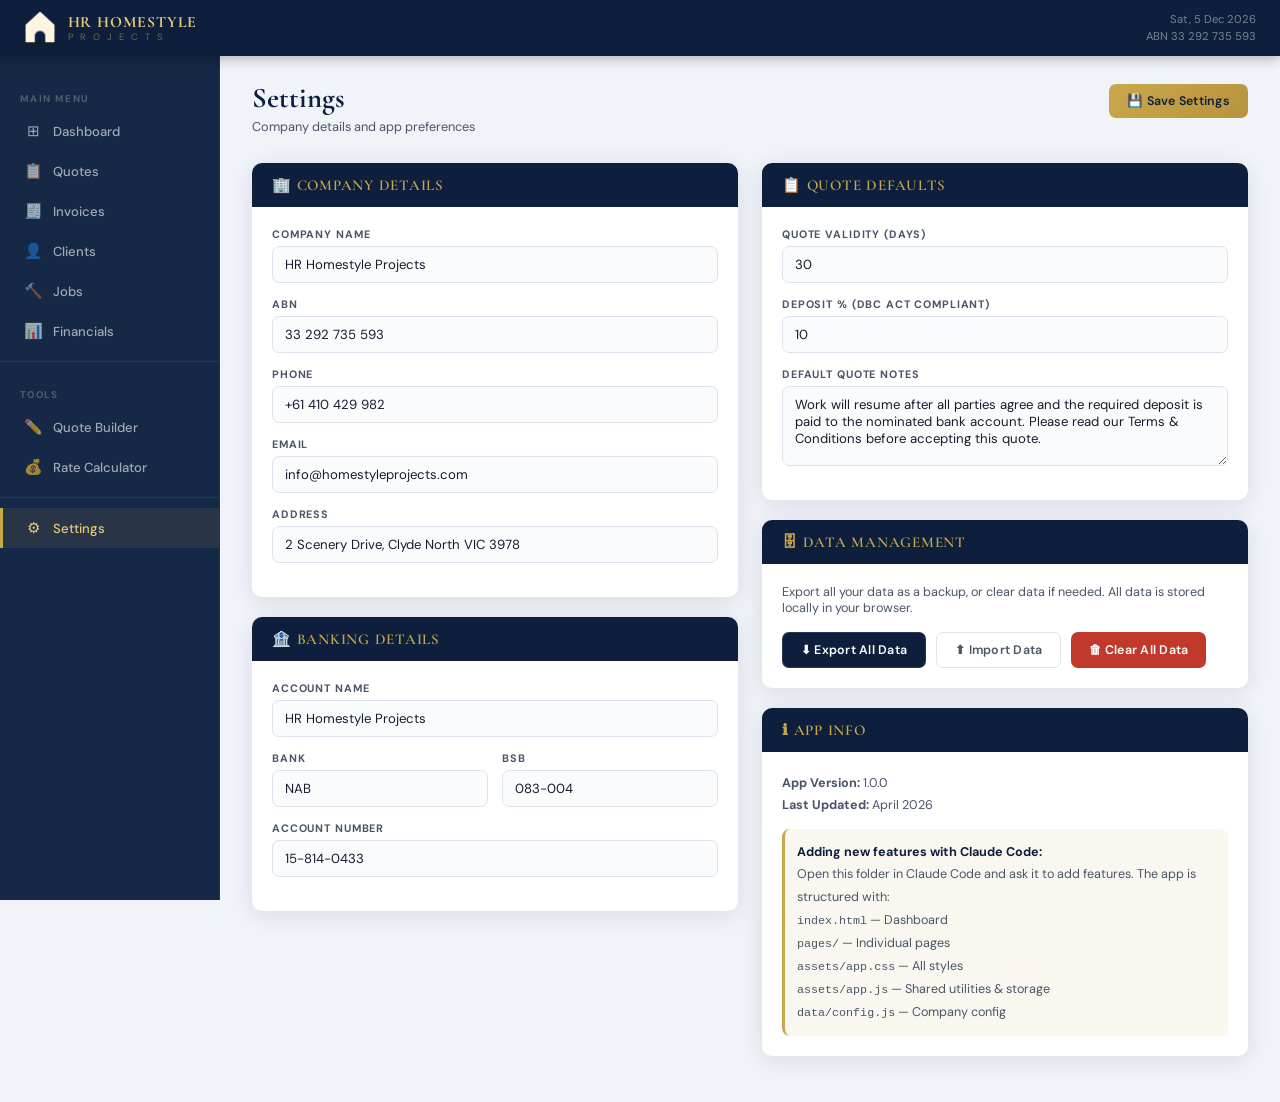
<file: pages/settings.html>
<!DOCTYPE html>
<html lang="en">
<head>
<meta charset="UTF-8">
<meta name="viewport" content="width=device-width, initial-scale=1.0">
<title>Settings — HR Homestyle Projects</title>
<link rel="stylesheet" href="../assets/app.css">
</head>
<body>
<div class="app-shell">
  <header class="app-topbar">
    <a href="../index.html" class="brand">
      <img src="../assets/logo.png" alt="HR Homestyle Projects">
      <div class="brand-text"><span class="brand-name">HR HOMESTYLE</span><span class="brand-sub">P R O J E C T S</span></div>
    </a>
    <div class="topbar-spacer"></div>
    <div class="topbar-info">
      <div id="topbar-date"></div>
      <div id="topbar-abn"></div>
    </div>
  </header>
  <nav class="app-sidebar">
    <div class="sidebar-section-label">Main Menu</div>
    <a href="../index.html" class="nav-item"><span class="nav-icon">⊞</span> Dashboard</a>
    <a href="quotes.html" class="nav-item"><span class="nav-icon">📋</span> Quotes</a>
    <a href="invoices.html" class="nav-item"><span class="nav-icon">🧾</span> Invoices</a>
    <a href="clients.html" class="nav-item"><span class="nav-icon">👤</span> Clients</a>
    <a href="jobs.html" class="nav-item"><span class="nav-icon">🔨</span> Jobs</a>
    <a href="financials.html" class="nav-item"><span class="nav-icon">📊</span> Financials</a>
    <div class="nav-divider"></div>
    <div class="sidebar-section-label">Tools</div>
    <a href="quote-builder.html" class="nav-item"><span class="nav-icon">✏️</span> Quote Builder</a>
    <a href="rate-calculator.html" class="nav-item"><span class="nav-icon">💰</span> Rate Calculator</a>
    <div class="nav-divider"></div>
    <a href="settings.html" class="nav-item active"><span class="nav-icon">⚙</span> Settings</a>
  </nav>
  <main class="app-main">
    <div class="page-header">
      <div>
        <div class="page-title">Settings</div>
        <div class="page-subtitle">Company details and app preferences</div>
      </div>
      <button onclick="saveSettings()" class="btn btn-gold">💾 Save Settings</button>
    </div>

    <div style="display:grid;grid-template-columns:1fr 1fr;gap:24px">
      <div>
        <div class="card">
          <div class="card-header"><h3>🏢 Company Details</h3></div>
          <div class="card-body">
            <div class="form-group"><label>Company Name</label><input id="s_name" value="HR Homestyle Projects"></div>
            <div class="form-group"><label>ABN</label><input id="s_abn" value="33 292 735 593"></div>
            <div class="form-group"><label>Phone</label><input id="s_phone" value="+61 410 429 982"></div>
            <div class="form-group"><label>Email</label><input id="s_email" value="info@homestyleprojects.com"></div>
            <div class="form-group"><label>Address</label><input id="s_address" value="2 Scenery Drive, Clyde North VIC 3978"></div>
          </div>
        </div>

        <div class="card">
          <div class="card-header"><h3>🏦 Banking Details</h3></div>
          <div class="card-body">
            <div class="form-group"><label>Account Name</label><input id="s_accname" value="HR Homestyle Projects"></div>
            <div class="form-row">
              <div class="form-group"><label>Bank</label><input id="s_bank" value="NAB"></div>
              <div class="form-group"><label>BSB</label><input id="s_bsb" value="083-004"></div>
            </div>
            <div class="form-group"><label>Account Number</label><input id="s_accnum" value="15-814-0433"></div>
          </div>
        </div>
      </div>

      <div>
        <div class="card">
          <div class="card-header"><h3>📋 Quote Defaults</h3></div>
          <div class="card-body">
            <div class="form-group"><label>Quote Validity (days)</label><input id="s_validity" type="number" value="30" min="1"></div>
            <div class="form-group"><label>Deposit % (DBC Act compliant)</label><input id="s_deposit" type="number" value="10" min="0" max="10"></div>
            <div class="form-group"><label>Default Quote Notes</label><textarea id="s_notes" rows="3">Work will resume after all parties agree and the required deposit is paid to the nominated bank account. Please read our Terms &amp; Conditions before accepting this quote.</textarea></div>
          </div>
        </div>

        <div class="card">
          <div class="card-header"><h3>🗄 Data Management</h3></div>
          <div class="card-body">
            <p style="font-size:0.84rem;color:var(--text-mid);margin-bottom:16px">Export all your data as a backup, or clear data if needed. All data is stored locally in your browser.</p>
            <div style="display:flex;flex-wrap:wrap;gap:10px">
              <button onclick="exportAllData()" class="btn btn-navy">⬇ Export All Data</button>
              <button onclick="importData()" class="btn btn-outline">⬆ Import Data</button>
              <button onclick="clearData()" class="btn btn-danger">🗑 Clear All Data</button>
            </div>
            <input type="file" id="importFile" accept=".json" style="display:none" onchange="handleImport(event)">
          </div>
        </div>

        <div class="card">
          <div class="card-header"><h3>ℹ App Info</h3></div>
          <div class="card-body">
            <div style="font-size:0.84rem;color:var(--text-mid);line-height:1.8">
              <div><strong>App Version:</strong> 1.0.0</div>
              <div><strong>Last Updated:</strong> April 2026</div>
              <div style="margin-top:12px;padding:12px;background:var(--cream);border-radius:8px;border-left:3px solid var(--gold)">
                <strong style="color:var(--navy)">Adding new features with Claude Code:</strong><br>
                Open this folder in Claude Code and ask it to add features. The app is structured with:<br>
                <code style="font-size:0.78rem">index.html</code> — Dashboard<br>
                <code style="font-size:0.78rem">pages/</code> — Individual pages<br>
                <code style="font-size:0.78rem">assets/app.css</code> — All styles<br>
                <code style="font-size:0.78rem">assets/app.js</code> — Shared utilities &amp; storage<br>
                <code style="font-size:0.78rem">data/config.js</code> — Company config
              </div>
            </div>
          </div>
        </div>
      </div>
    </div>
  </main>
</div>

<script src="../assets/app.js"></script>
<script>
function saveSettings() {
  SettingsStore.set({
    name:     document.getElementById('s_name').value,
    abn:      document.getElementById('s_abn').value,
    phone:    document.getElementById('s_phone').value,
    email:    document.getElementById('s_email').value,
    address:  document.getElementById('s_address').value,
    accName:  document.getElementById('s_accname').value,
    bank:     document.getElementById('s_bank').value,
    bsb:      document.getElementById('s_bsb').value,
    accNum:   document.getElementById('s_accnum').value,
    validity: document.getElementById('s_validity').value,
    deposit:  document.getElementById('s_deposit').value,
    notes:    document.getElementById('s_notes').value,
  });
  Toast.success('Settings saved');
}

function exportAllData() {
  const data = {
    exported: new Date().toISOString(),
    quotes:   QuoteStore.getAll(),
    clients:  ClientStore.getAll(),
    jobs:     JobStore.getAll(),
    settings: SettingsStore.get()
  };
  const a = document.createElement('a');
  a.href = 'data:application/json;charset=utf-8,' + encodeURIComponent(JSON.stringify(data, null, 2));
  a.download = 'HR-Homestyle-Backup-' + Utils.isoToday() + '.json';
  a.click();
  Toast.success('Data exported');
}

function importData() { document.getElementById('importFile').click(); }

function handleImport(e) {
  const file = e.target.files[0];
  if (!file) return;
  const reader = new FileReader();
  reader.onload = ev => {
    try {
      const data = JSON.parse(ev.target.result);
      if (data.quotes)   QuoteStore.save(data.quotes);
      if (data.clients)  ClientStore.save(data.clients);
      if (data.jobs)     JobStore.save(data.jobs);
      if (data.settings) SettingsStore.set(data.settings);
      Toast.success('Data imported successfully');
    } catch { Toast.error('Invalid backup file'); }
  };
  reader.readAsText(file);
}

function clearData() {
  if (!confirm('This will delete ALL quotes, clients, and jobs. Are you absolutely sure?')) return;
  if (!confirm('Last chance — this cannot be undone. Delete everything?')) return;
  QuoteStore.save([]);
  ClientStore.save([]);
  JobStore.save([]);
  Toast.success('All data cleared');
}

// Load saved settings
function loadSettings() {
  const s = SettingsStore.get();
  if (s.name)    document.getElementById('s_name').value    = s.name;
  if (s.abn)     document.getElementById('s_abn').value     = s.abn;
  if (s.phone)   document.getElementById('s_phone').value   = s.phone;
  if (s.email)   document.getElementById('s_email').value   = s.email;
  if (s.address) document.getElementById('s_address').value = s.address;
  if (s.accName) document.getElementById('s_accname').value = s.accName;
  if (s.bank)    document.getElementById('s_bank').value    = s.bank;
  if (s.bsb)     document.getElementById('s_bsb').value     = s.bsb;
  if (s.accNum)  document.getElementById('s_accnum').value  = s.accNum;
  if (s.notes)   document.getElementById('s_notes').value   = s.notes;
}
loadSettings();
window._pageRefresh = loadSettings;
</script>
</body>
</html>
</file>
<file: assets/app.css>
/*
 * HR Homestyle Projects — Shared Styles
 * ======================================
 * Import this in every page: <link rel="stylesheet" href="../assets/app.css">
 * When adding new pages in Claude Code, reuse these variables and components.
 */

@import url('https://fonts.googleapis.com/css2?family=Cormorant+Garamond:wght@400;600;700&family=DM+Sans:ital,wght@0,300;0,400;0,500;0,600;1,400&display=swap');

/* ── DESIGN TOKENS ────────────────────────────────────────────── */
:root {
  --navy:        #0d1f3c;
  --navy-mid:    #152845;
  --navy-light:  #1e3a5f;
  --gold:        #c9a84c;
  --gold-light:  #e8c97a;
  --gold-pale:   #f5e9c8;
  --cream:       #faf7f0;
  --dark-green:  #0e2516;
  --white:       #ffffff;
  --bg:          #f0f3f8;
  --text:        #1a1a2e;
  --text-mid:    #4a5568;
  --text-light:  #8a9bb0;
  --border:      #dde3ec;
  --success:     #27ae60;
  --danger:      #c0392b;
  --warning:     #f39c12;
  --shadow-sm:   0 2px 8px rgba(13,31,60,0.08);
  --shadow:      0 4px 24px rgba(13,31,60,0.10);
  --shadow-lg:   0 12px 48px rgba(13,31,60,0.18);
  --radius:      10px;
  --font-display:'Cormorant Garamond', serif;
  --font-body:   'DM Sans', sans-serif;
}

/* ── RESET ────────────────────────────────────────────────────── */
*, *::before, *::after { box-sizing: border-box; margin: 0; padding: 0; }
html { font-size: 15px; }
body {
  font-family: var(--font-body);
  background: var(--bg);
  color: var(--text);
  min-height: 100vh;
  -webkit-font-smoothing: antialiased;
}

/* ── LAYOUT SHELL ─────────────────────────────────────────────── */
.app-shell {
  display: grid;
  grid-template-columns: 220px 1fr;
  grid-template-rows: auto 1fr;
  min-height: 100vh;
}
.app-topbar {
  grid-column: 1 / -1;
  background: var(--navy);
  height: 56px;
  display: flex;
  align-items: center;
  padding: 0 24px;
  gap: 16px;
  box-shadow: 0 2px 12px rgba(0,0,0,0.3);
  position: sticky;
  top: 0;
  z-index: 200;
}
.app-topbar .brand {
  display: flex;
  align-items: center;
  gap: 12px;
  text-decoration: none;
}
.app-topbar .brand img { height: 34px; }
.app-topbar .brand-text { line-height: 1.2; }
.app-topbar .brand-name {
  font-family: var(--font-display);
  color: var(--gold-light);
  font-size: 1.05rem;
  font-weight: 700;
  letter-spacing: 0.05em;
  display: block;
}
.app-topbar .brand-sub {
  color: rgba(201,168,76,0.55);
  font-size: 0.62rem;
  letter-spacing: 0.22em;
  text-transform: uppercase;
  display: block;
}
.topbar-spacer { flex: 1; }
.topbar-info {
  color: rgba(255,255,255,0.45);
  font-size: 0.75rem;
  text-align: right;
  line-height: 1.5;
}

/* ── SIDEBAR ──────────────────────────────────────────────────── */
.app-sidebar {
  background: var(--navy-mid);
  padding: 20px 0;
  position: sticky;
  top: 56px;
  height: calc(100vh - 56px);
  overflow-y: auto;
  border-right: 1px solid rgba(255,255,255,0.06);
}
.sidebar-section-label {
  font-size: 0.65rem;
  font-weight: 700;
  letter-spacing: 0.14em;
  text-transform: uppercase;
  color: rgba(255,255,255,0.25);
  padding: 16px 20px 6px;
}
.nav-item {
  display: flex;
  align-items: center;
  gap: 10px;
  padding: 10px 20px;
  color: rgba(255,255,255,0.6);
  text-decoration: none;
  font-size: 0.875rem;
  font-weight: 500;
  border-left: 3px solid transparent;
  transition: all 0.15s;
}
.nav-item:hover {
  background: rgba(255,255,255,0.05);
  color: var(--gold-light);
}
.nav-item.active {
  background: rgba(201,168,76,0.1);
  color: var(--gold-light);
  border-left-color: var(--gold);
}
.nav-item .nav-icon { font-size: 1rem; width: 20px; text-align: center; }
.nav-divider { height: 1px; background: rgba(255,255,255,0.07); margin: 10px 0; }

/* ── MAIN CONTENT ─────────────────────────────────────────────── */
.app-main {
  padding: 28px 32px;
  overflow-y: auto;
}
.page-header {
  display: flex;
  align-items: flex-start;
  justify-content: space-between;
  margin-bottom: 28px;
  flex-wrap: wrap;
  gap: 12px;
}
.page-title {
  font-family: var(--font-display);
  font-size: 1.9rem;
  font-weight: 700;
  color: var(--navy);
  line-height: 1;
}
.page-subtitle {
  color: var(--text-mid);
  font-size: 0.85rem;
  margin-top: 5px;
}

/* ── CARDS ────────────────────────────────────────────────────── */
.card {
  background: var(--white);
  border-radius: var(--radius);
  box-shadow: var(--shadow);
  overflow: hidden;
  margin-bottom: 20px;
}
.card-header {
  background: var(--navy);
  padding: 13px 20px;
  display: flex;
  align-items: center;
  gap: 10px;
}
.card-header h3 {
  font-family: var(--font-display);
  font-size: 1rem;
  font-weight: 600;
  color: var(--gold);
  letter-spacing: 0.05em;
  text-transform: uppercase;
}
.card-body { padding: 20px; }
.card-footer {
  padding: 12px 20px;
  background: #fafbfd;
  border-top: 1px solid var(--border);
  display: flex;
  align-items: center;
  gap: 10px;
}

/* ── STAT CARDS ───────────────────────────────────────────────── */
.stat-grid {
  display: grid;
  grid-template-columns: repeat(auto-fit, minmax(180px, 1fr));
  gap: 16px;
  margin-bottom: 24px;
}
.stat-card {
  background: var(--white);
  border-radius: var(--radius);
  padding: 18px 20px;
  box-shadow: var(--shadow-sm);
  border-left: 4px solid var(--gold);
  display: flex;
  flex-direction: column;
  gap: 4px;
}
.stat-card .stat-label {
  font-size: 0.7rem;
  font-weight: 700;
  letter-spacing: 0.1em;
  text-transform: uppercase;
  color: var(--text-light);
}
.stat-card .stat-value {
  font-family: var(--font-display);
  font-size: 1.85rem;
  font-weight: 700;
  color: var(--navy);
  line-height: 1;
}
.stat-card .stat-sub {
  font-size: 0.75rem;
  color: var(--text-mid);
}
.stat-card.gold  { border-left-color: var(--gold); }
.stat-card.green { border-left-color: var(--success); }
.stat-card.red   { border-left-color: var(--danger); }
.stat-card.navy  { border-left-color: var(--navy); }

/* ── BUTTONS ──────────────────────────────────────────────────── */
.btn {
  display: inline-flex;
  align-items: center;
  gap: 7px;
  padding: 9px 18px;
  border-radius: 7px;
  font-family: var(--font-body);
  font-size: 0.83rem;
  font-weight: 600;
  cursor: pointer;
  border: none;
  transition: all 0.16s;
  letter-spacing: 0.02em;
  text-decoration: none;
  white-space: nowrap;
}
.btn-gold {
  background: linear-gradient(135deg, var(--gold), #b8933e);
  color: var(--navy);
}
.btn-gold:hover { background: linear-gradient(135deg, var(--gold-light), var(--gold)); box-shadow: 0 2px 12px rgba(201,168,76,0.4); }
.btn-navy { background: var(--navy); color: var(--white); border: 1px solid rgba(255,255,255,0.1); }
.btn-navy:hover { background: var(--navy-light); }
.btn-outline { background: transparent; border: 1.5px solid var(--border); color: var(--text-mid); }
.btn-outline:hover { border-color: var(--gold); color: var(--navy); }
.btn-danger { background: var(--danger); color: var(--white); }
.btn-danger:hover { background: #a93226; }
.btn-success { background: var(--success); color: var(--white); }
.btn-sm { padding: 6px 12px; font-size: 0.78rem; }
.btn-lg { padding: 12px 28px; font-size: 0.95rem; }
.btn-icon { padding: 8px; border-radius: 6px; }

/* ── FORM ELEMENTS ────────────────────────────────────────────── */
.form-group { display: flex; flex-direction: column; gap: 5px; margin-bottom: 14px; }
.form-group label {
  font-size: 0.72rem;
  font-weight: 700;
  text-transform: uppercase;
  letter-spacing: 0.08em;
  color: var(--text-mid);
}
.form-group input,
.form-group select,
.form-group textarea {
  padding: 9px 12px;
  border: 1.5px solid var(--border);
  border-radius: 7px;
  font-family: var(--font-body);
  font-size: 0.88rem;
  color: var(--text);
  background: #fafbfd;
  transition: border 0.15s;
}
.form-group input:focus,
.form-group select:focus,
.form-group textarea:focus {
  outline: none;
  border-color: var(--gold);
  background: var(--white);
  box-shadow: 0 0 0 3px rgba(201,168,76,0.12);
}
.form-group textarea { resize: vertical; min-height: 80px; }
.form-row { display: grid; grid-template-columns: 1fr 1fr; gap: 14px; }
.form-row-3 { display: grid; grid-template-columns: 1fr 1fr 1fr; gap: 14px; }
.form-full { grid-column: 1 / -1; }

/* ── TABLES ───────────────────────────────────────────────────── */
.data-table { width: 100%; border-collapse: collapse; font-size: 0.85rem; }
.data-table thead tr { background: var(--navy); }
.data-table th {
  padding: 10px 14px;
  text-align: left;
  color: var(--gold);
  font-size: 0.7rem;
  font-weight: 700;
  letter-spacing: 0.1em;
  text-transform: uppercase;
}
.data-table td { padding: 11px 14px; border-bottom: 1px solid #f0f3f8; }
.data-table tbody tr:hover { background: #fafbfd; }
.data-table tbody tr:last-child td { border-bottom: none; }

/* ── BADGES ───────────────────────────────────────────────────── */
.badge {
  display: inline-flex;
  align-items: center;
  gap: 5px;
  padding: 3px 10px;
  border-radius: 20px;
  font-size: 0.72rem;
  font-weight: 700;
  letter-spacing: 0.04em;
}
.badge::before { content: ''; width: 6px; height: 6px; border-radius: 50%; background: currentColor; }
.badge-draft    { background: rgba(201,168,76,0.15);  color: #8a6a1a; }
.badge-sent     { background: rgba(30,122,200,0.12);  color: #1e5fa0; }
.badge-accepted { background: rgba(39,174,96,0.12);   color: #1a7a3a; }
.badge-expired  { background: rgba(192,57,43,0.10);   color: var(--danger); }
.badge-active   { background: rgba(39,174,96,0.12);   color: #1a7a3a; }
.badge-complete { background: rgba(13,31,60,0.10);    color: var(--navy); }

/* ── ALERTS ───────────────────────────────────────────────────── */
.alert {
  padding: 12px 16px;
  border-radius: 8px;
  font-size: 0.85rem;
  border-left: 4px solid;
  margin-bottom: 14px;
}
.alert-info    { background: #e8f4fd; border-color: #3498db; color: #1a5276; }
.alert-success { background: #eafaf1; border-color: var(--success); color: #1a5733; }
.alert-warning { background: #fef9e7; border-color: var(--warning); color: #7d6608; }
.alert-danger  { background: #fdecea; border-color: var(--danger); color: #7b241c; }

/* ── MODAL ────────────────────────────────────────────────────── */
.modal-overlay {
  position: fixed; inset: 0;
  background: rgba(13,31,60,0.55);
  backdrop-filter: blur(3px);
  z-index: 500;
  display: flex; align-items: center; justify-content: center;
  opacity: 0; pointer-events: none;
  transition: opacity 0.2s;
}
.modal-overlay.open { opacity: 1; pointer-events: all; }
.modal {
  background: var(--white);
  border-radius: var(--radius);
  box-shadow: var(--shadow-lg);
  width: 90%;
  max-width: 640px;
  max-height: 90vh;
  overflow-y: auto;
  transform: translateY(16px);
  transition: transform 0.2s;
}
.modal-overlay.open .modal { transform: translateY(0); }
.modal-header {
  background: var(--navy);
  padding: 16px 22px;
  display: flex;
  align-items: center;
  justify-content: space-between;
}
.modal-header h3 { font-family: var(--font-display); color: var(--gold); font-size: 1.1rem; }
.modal-close { background: transparent; border: none; color: rgba(255,255,255,0.5); font-size: 1.3rem; cursor: pointer; padding: 4px 8px; }
.modal-close:hover { color: white; }
.modal-body { padding: 22px; }
.modal-footer { padding: 14px 22px; border-top: 1px solid var(--border); display: flex; gap: 10px; justify-content: flex-end; }

/* ── TOAST NOTIFICATIONS ──────────────────────────────────────── */
#toast-container {
  position: fixed;
  bottom: 24px;
  right: 24px;
  z-index: 999;
  display: flex;
  flex-direction: column;
  gap: 10px;
}
.toast {
  background: var(--navy);
  color: white;
  padding: 12px 18px;
  border-radius: 8px;
  font-size: 0.85rem;
  box-shadow: var(--shadow-lg);
  border-left: 4px solid var(--gold);
  animation: slideIn 0.25s ease;
  max-width: 320px;
}
.toast.success { border-left-color: var(--success); }
.toast.error   { border-left-color: var(--danger); }
@keyframes slideIn { from { opacity:0; transform: translateX(20px); } to { opacity:1; transform:translateX(0); } }

/* ── PRINT ────────────────────────────────────────────────────── */
@media print {
  .app-topbar, .app-sidebar, .no-print { display: none !important; }
  .app-shell { grid-template-columns: 1fr; }
  .app-main { padding: 0; }
  .card { box-shadow: none; border: 1px solid #ddd; }
}

/* ── RESPONSIVE ───────────────────────────────────────────────── */
@media (max-width: 900px) {
  .app-shell { grid-template-columns: 1fr; }
  .app-sidebar { display: none; }
  .form-row, .form-row-3 { grid-template-columns: 1fr; }
}
</file>
